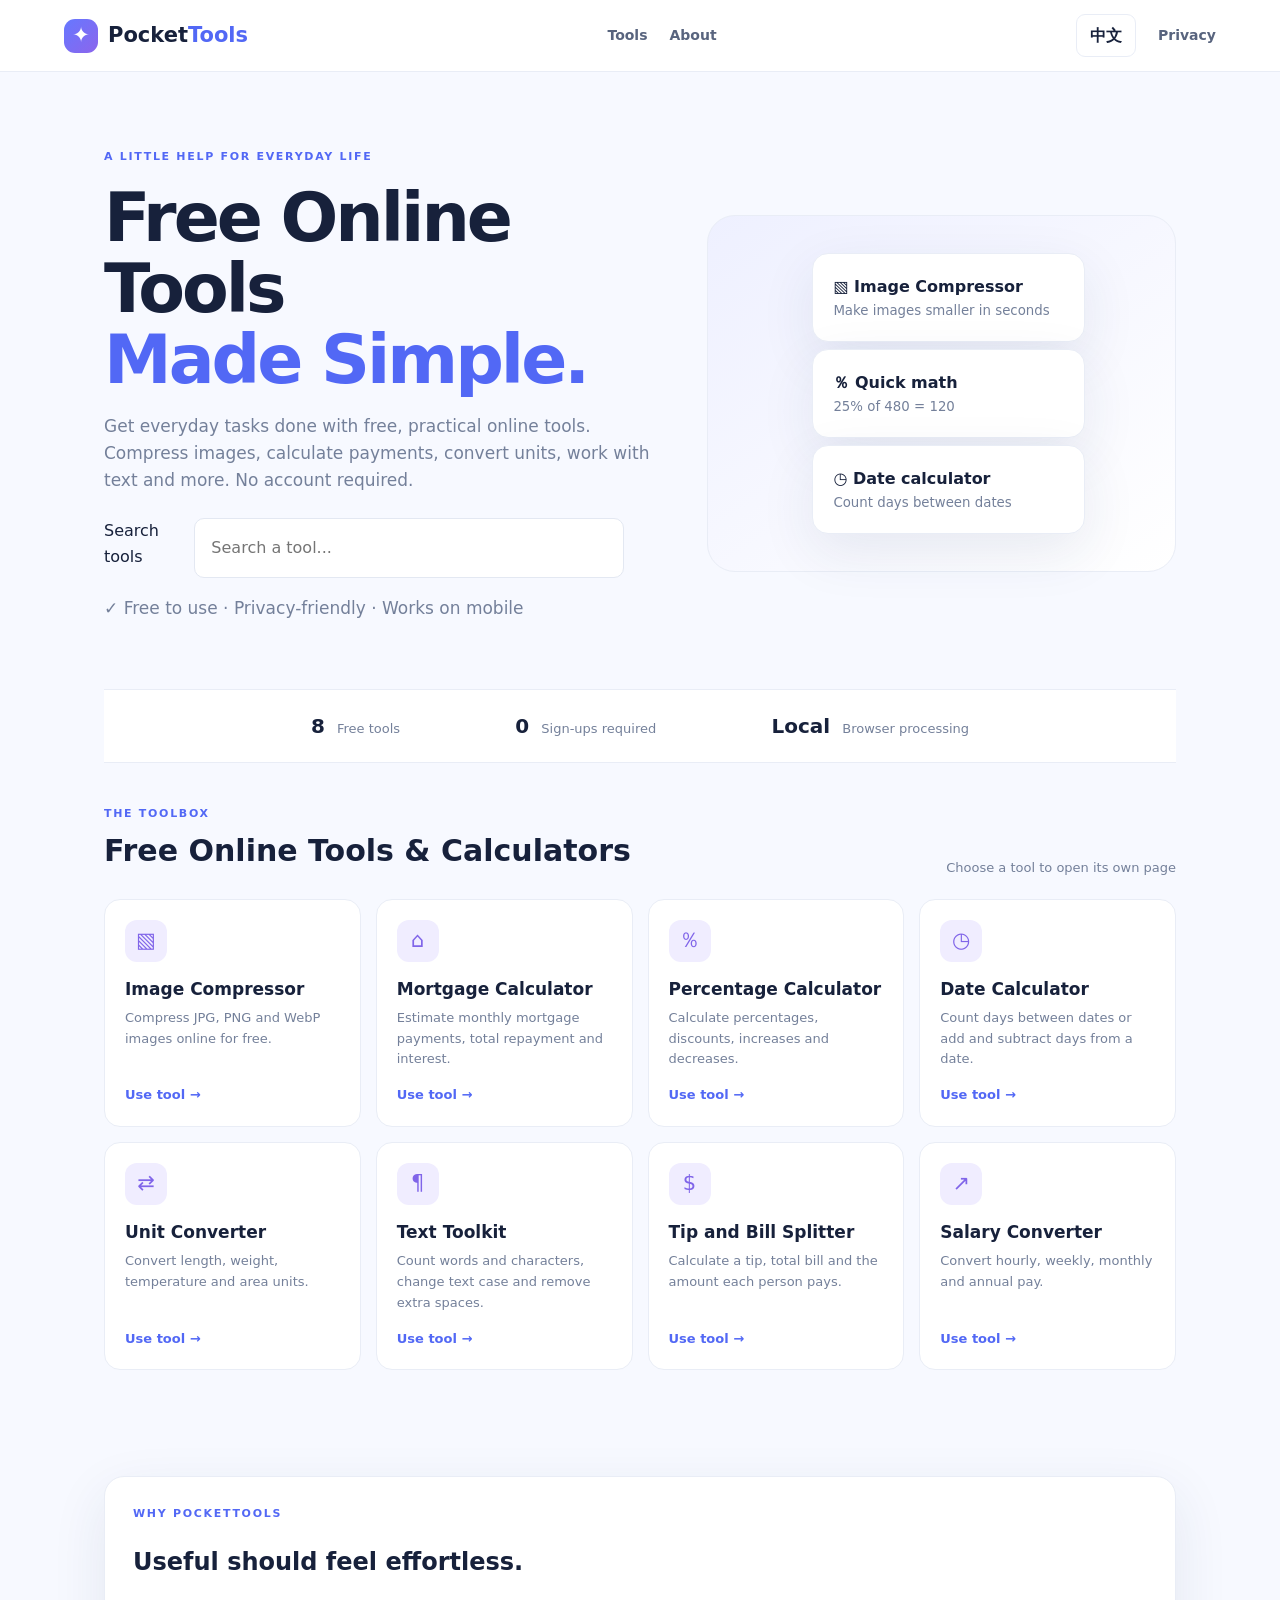
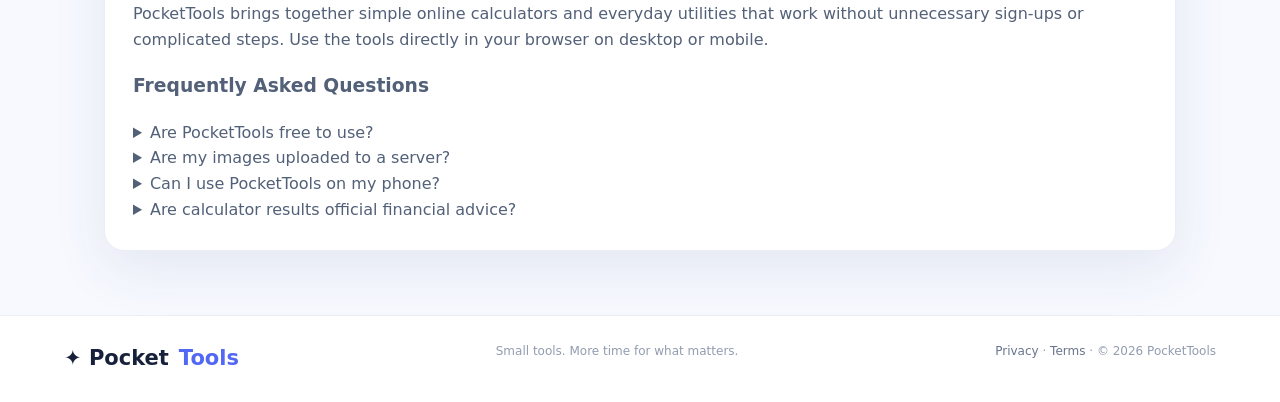
<file: index.html>
<!doctype html>
<html lang="en">
<head>
  <meta charset="utf-8">
  <meta name="viewport" content="width=device-width, initial-scale=1">
  <meta name="theme-color" content="#f7f9ff">
  <meta name="robots" content="index,follow,max-image-preview:large">
  <title>Free Online Tools – Image Compressor & Calculators | PocketTools</title>
  <meta name="description" content="Free online tools for image compression, mortgage and percentage calculators, date calculations, unit conversion, text cleanup, tip splitting and salary conversion. No registration required.">
  <link rel="canonical" href="https://zmjjkk331.github.io/pockettools/">
  <link rel="stylesheet" href="styles.css">
  <link rel="icon" href="assets/favicon.svg" type="image/svg+xml">

  <meta property="og:type" content="website">
  <meta property="og:site_name" content="PocketTools">
  <meta property="og:title" content="Free Online Tools & Calculators | PocketTools">
  <meta property="og:description" content="Simple, free online calculators and everyday tools. Compress images, convert units, calculate dates and more. No account required.">
  <meta property="og:url" content="https://zmjjkk331.github.io/pockettools/">
  <meta property="og:locale" content="en_US">
  <meta name="twitter:card" content="summary">
  <meta name="twitter:title" content="Free Online Tools & Calculators | PocketTools">
  <meta name="twitter:description" content="Free, practical online tools for everyday tasks. No sign-up required.">

  <script type="application/ld+json">
  {
    "@context": "https://schema.org",
    "@type": "WebSite",
    "name": "PocketTools",
    "url": "https://zmjjkk331.github.io/pockettools/",
    "description": "Free online tools and calculators for everyday tasks.",
    "inLanguage": "en"
  }
  </script>
  <script type="application/ld+json">
  {
    "@context": "https://schema.org",
    "@type": "ItemList",
    "name": "Free online tools from PocketTools",
    "itemListElement": [
      {"@type":"ListItem","position":1,"name":"Image Compressor","url":"https://zmjjkk331.github.io/pockettools/image.html"},
      {"@type":"ListItem","position":2,"name":"Mortgage Calculator","url":"https://zmjjkk331.github.io/pockettools/mortgage.html"},
      {"@type":"ListItem","position":3,"name":"Percentage Calculator","url":"https://zmjjkk331.github.io/pockettools/percentage.html"},
      {"@type":"ListItem","position":4,"name":"Date Calculator","url":"https://zmjjkk331.github.io/pockettools/date.html"},
      {"@type":"ListItem","position":5,"name":"Unit Converter","url":"https://zmjjkk331.github.io/pockettools/unit.html"},
      {"@type":"ListItem","position":6,"name":"Text Toolkit","url":"https://zmjjkk331.github.io/pockettools/text.html"},
      {"@type":"ListItem","position":7,"name":"Tip and Bill Splitter","url":"https://zmjjkk331.github.io/pockettools/tip.html"},
      {"@type":"ListItem","position":8,"name":"Salary Converter","url":"https://zmjjkk331.github.io/pockettools/salary.html"}
    ]
  }
  </script>
</head>
<body>
  <header class="topbar">
    <a class="brand" href="index.html" aria-label="PocketTools home">
      <span class="brand-mark" aria-hidden="true">✦</span>
      <span>Pocket<span class="brand-accent">Tools</span></span>
    </a>
    <nav class="desktop-nav" aria-label="Main navigation">
      <a href="#tools">Tools</a>
      <a href="#about">About</a>
    </nav>
    <div class="top-actions">
      <button class="lang-btn" id="langToggle" type="button" aria-label="Switch language">中文</button>
      <a href="privacy.html">Privacy</a>
    </div>
  </header>

  <main class="wrap">
    <section class="hero" aria-labelledby="home-title">
      <div>
        <div class="eyebrow">A LITTLE HELP FOR EVERYDAY LIFE</div>
        <h1 id="home-title">Free Online Tools<br><span style="color:var(--blue)">Made Simple.</span></h1>
        <p>Get everyday tasks done with free, practical online tools. Compress images, calculate payments, convert units, work with text and more. No account required.</p>
        <div class="search">
          <label class="visually-hidden" for="searchInput">Search tools</label>
          <input id="searchInput" type="search" placeholder="Search a tool..." autocomplete="off"
            oninput="document.querySelectorAll('.tool-card').forEach(c=>c.hidden=!(c.innerText+' '+c.dataset.descEn+' '+c.dataset.titleEn).toLowerCase().includes(this.value.toLowerCase()))">
        </div>
        <p class="muted">✓ Free to use · Privacy-friendly · Works on mobile</p>
      </div>
      <div class="hero-art" aria-hidden="true">
        <div>
          <div class="float-card">▧ Image Compressor <small>Make images smaller in seconds</small></div>
          <div class="float-card">％ Quick math <small>25% of 480 = 120</small></div>
          <div class="float-card">◷ Date calculator <small>Count days between dates</small></div>
        </div>
      </div>
    </section>

    <div class="trust-strip" aria-label="Website features">
      <span><strong>8</strong> Free tools</span>
      <span><strong>0</strong> Sign-ups required</span>
      <span><strong>Local</strong> Browser processing</span>
    </div>

    <section class="section" id="tools" aria-labelledby="tools-title">
      <div class="section-heading">
        <div>
          <div class="eyebrow">THE TOOLBOX</div>
          <h2 id="tools-title">Free Online Tools & Calculators</h2>
        </div>
        <span class="muted">Choose a tool to open its own page</span>
      </div>
      <div class="tool-grid">
        <a class="tool-card" href="image.html" data-title-en="Image Compressor" data-title-zh="图片压缩" data-desc-en="Compress images online for free" data-desc-zh="免费在线压缩图片">
          <span class="tool-icon" aria-hidden="true">▧</span><h3>Image Compressor</h3><p>Compress JPG, PNG and WebP images online for free.</p><span class="text-button">Use tool →</span>
        </a>
        <a class="tool-card" href="mortgage.html" data-title-en="Mortgage Calculator" data-title-zh="房贷计算器" data-desc-en="Estimate monthly mortgage payments and total interest" data-desc-zh="估算房贷月供和总利息">
          <span class="tool-icon" aria-hidden="true">⌂</span><h3>Mortgage Calculator</h3><p>Estimate monthly mortgage payments, total repayment and interest.</p><span class="text-button">Use tool →</span>
        </a>
        <a class="tool-card" href="percentage.html" data-title-en="Percentage Calculator" data-title-zh="百分比计算器" data-desc-en="Calculate percentages, discounts and percentage changes" data-desc-zh="计算百分比、折扣和数值变化">
          <span class="tool-icon" aria-hidden="true">％</span><h3>Percentage Calculator</h3><p>Calculate percentages, discounts, increases and decreases.</p><span class="text-button">Use tool →</span>
        </a>
        <a class="tool-card" href="date.html" data-title-en="Date Calculator" data-title-zh="日期计算器" data-desc-en="Calculate days between dates and add or subtract days" data-desc-zh="计算日期间隔及日期推算">
          <span class="tool-icon" aria-hidden="true">◷</span><h3>Date Calculator</h3><p>Count days between dates or add and subtract days from a date.</p><span class="text-button">Use tool →</span>
        </a>
        <a class="tool-card" href="unit.html" data-title-en="Unit Converter" data-title-zh="单位换算" data-desc-en="Convert length, weight, temperature and area units" data-desc-zh="换算长度、重量、温度和面积">
          <span class="tool-icon" aria-hidden="true">⇄</span><h3>Unit Converter</h3><p>Convert length, weight, temperature and area units.</p><span class="text-button">Use tool →</span>
        </a>
        <a class="tool-card" href="text.html" data-title-en="Text Toolkit" data-title-zh="文本工具箱" data-desc-en="Count words and characters and clean text online" data-desc-zh="在线统计字数字符并清理文本">
          <span class="tool-icon" aria-hidden="true">¶</span><h3>Text Toolkit</h3><p>Count words and characters, change text case and remove extra spaces.</p><span class="text-button">Use tool →</span>
        </a>
        <a class="tool-card" href="tip.html" data-title-en="Tip and Bill Splitter" data-title-zh="小费与账单分摊" data-desc-en="Calculate tips and split bills between people" data-desc-zh="计算小费并分摊账单">
          <span class="tool-icon" aria-hidden="true">$</span><h3>Tip and Bill Splitter</h3><p>Calculate a tip, total bill and the amount each person pays.</p><span class="text-button">Use tool →</span>
        </a>
        <a class="tool-card" href="salary.html" data-title-en="Salary Converter" data-title-zh="薪资换算器" data-desc-en="Convert hourly, weekly, monthly and annual salary" data-desc-zh="换算时薪、周薪、月薪和年薪">
          <span class="tool-icon" aria-hidden="true">↗</span><h3>Salary Converter</h3><p>Convert hourly, weekly, monthly and annual pay.</p><span class="text-button">Use tool →</span>
        </a>
      </div>
    </section>

    <section class="section" id="about" aria-labelledby="about-title">
      <div class="content-panel">
        <div class="eyebrow">WHY POCKETTOOLS</div>
        <h2 id="about-title">Useful should feel effortless.</h2>
        <p>PocketTools brings together simple online calculators and everyday utilities that work without unnecessary sign-ups or complicated steps. Use the tools directly in your browser on desktop or mobile.</p>
        <h3>Frequently Asked Questions</h3>
        <details><summary>Are PocketTools free to use?</summary><p>Yes. The tools on this website are free to use.</p></details>
        <details><summary>Are my images uploaded to a server?</summary><p>Image compression runs locally in your browser. Your selected image is not sent to our server by this tool.</p></details>
        <details><summary>Can I use PocketTools on my phone?</summary><p>Yes. The website is designed to work in modern desktop and mobile browsers.</p></details>
        <details><summary>Are calculator results official financial advice?</summary><p>No. Calculator results are estimates for general information and should be independently checked. They are not professional financial advice.</p></details>
      </div>
    </section>
  </main>

  <footer>
    <a class="brand" href="index.html" aria-label="PocketTools home">✦ Pocket<span class="brand-accent">Tools</span></a>
    <span>Small tools. More time for what matters.</span>
    <span><a href="privacy.html">Privacy</a> · <a href="terms.html">Terms</a> · © <span id="year"></span> PocketTools</span>
  </footer>
  <script src="app.js"></script>
</body>
</html>
</file>
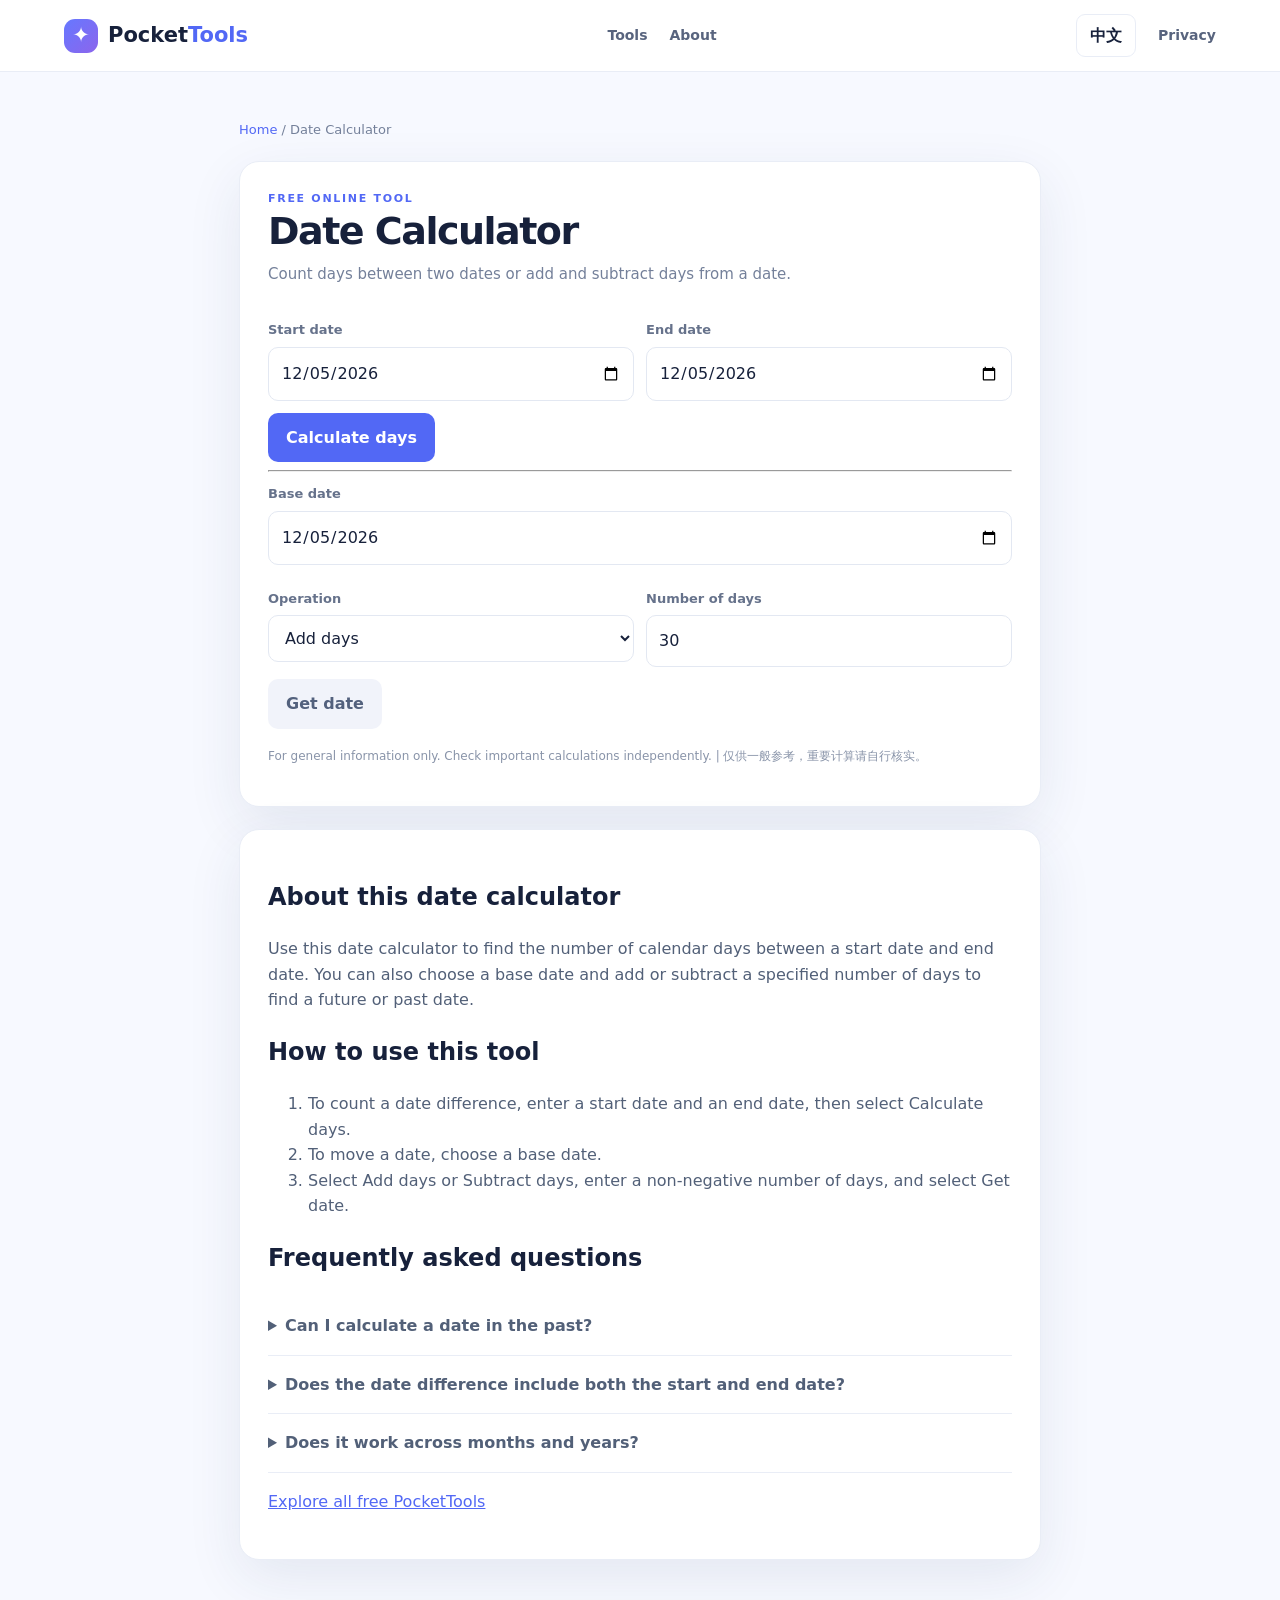
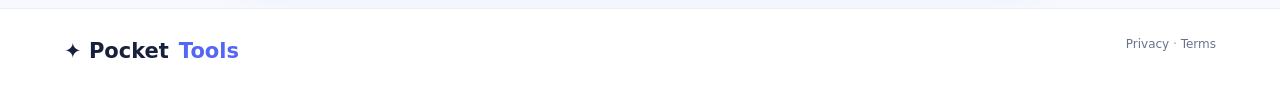
<file: date.html>
<!doctype html>
<html lang="en">
<head>
  <meta charset="utf-8">
  <meta name="viewport" content="width=device-width,initial-scale=1">
  <meta name="theme-color" content="#f7f9ff">
  <title>Free Date Calculator – Days Between Dates & Date Math | PocketTools</title>
  <meta name="description" content="Calculate the number of days between dates, add or subtract days and find important date differences with this free online date calculator.">
  <meta name="robots" content="index,follow,max-image-preview:large">
  <link rel="canonical" href="https://zmjjkk331.github.io/pockettools/date.html">
  <link rel="alternate" hreflang="en" href="https://zmjjkk331.github.io/pockettools/date.html">
  <link rel="alternate" hreflang="zh-CN" href="https://zmjjkk331.github.io/pockettools/date.html">
  <link rel="alternate" hreflang="x-default" href="https://zmjjkk331.github.io/pockettools/date.html">
  <meta property="og:type" content="website">
  <meta property="og:site_name" content="PocketTools">
  <meta property="og:title" content="Free Date Calculator | Days Between Dates &amp; Add or Subtract Days | PocketTools">
  <meta property="og:description" content="Calculate the number of days between two dates, or add and subtract days from a starting date with this free online date calculator.">
  <meta property="og:url" content="https://zmjjkk331.github.io/pockettools/date.html">
  <meta name="twitter:card" content="summary">
  <meta name="twitter:title" content="Free Date Calculator | Days Between Dates &amp; Add or Subtract Days | PocketTools">
  <meta name="twitter:description" content="Calculate the number of days between two dates, or add and subtract days from a starting date with this free online date calculator.">
  <link rel="stylesheet" href="styles.css">
  <link rel="icon" href="assets/favicon.svg" type="image/svg+xml">
  <script type="application/ld+json">{"@context":"https://schema.org","@graph":[{"@type":"WebPage","@id":"https://zmjjkk331.github.io/pockettools/date.html#webpage","url":"https://zmjjkk331.github.io/pockettools/date.html","name":"Free Date Calculator | Days Between Dates & Add or Subtract Days | PocketTools","description":"Calculate the number of days between two dates, or add and subtract days from a starting date with this free online date calculator.","inLanguage":["en","zh-CN"],"isPartOf":{"@id":"https://zmjjkk331.github.io/pockettools/#website"}},{"@type":"WebApplication","name":"Date Calculator - PocketTools","url":"https://zmjjkk331.github.io/pockettools/date.html","applicationCategory":"UtilitiesApplication","operatingSystem":"Any","isAccessibleForFree":true,"description":"Calculate the number of days between two dates, or add and subtract days from a starting date with this free online date calculator.","offers":{"@type":"Offer","price":"0","priceCurrency":"USD"}},{"@type":"BreadcrumbList","itemListElement":[{"@type":"ListItem","position":1,"name":"Home","item":"https://zmjjkk331.github.io/pockettools/"},{"@type":"ListItem","position":2,"name":"Date Calculator","item":"https://zmjjkk331.github.io/pockettools/date.html"}]},{"@type":"FAQPage","mainEntity":[{"@type":"Question","name":"Can I calculate a date in the past?","acceptedAnswer":{"@type":"Answer","text":"Yes. Choose Subtract days and enter the number of days to move backward."}},{"@type":"Question","name":"Does the date difference include both the start and end date?","acceptedAnswer":{"@type":"Answer","text":"The displayed difference is the elapsed number of days between the two dates; it is not an inclusive count of both endpoints."}},{"@type":"Question","name":"Does it work across months and years?","acceptedAnswer":{"@type":"Answer","text":"Yes. The browser date functions handle month and year boundaries."}}]}]}</script>
</head>
<body data-tool="date">
<header class="topbar">
  <a class="brand" href="index.html"><span class="brand-mark">✦</span><span>Pocket<span class="brand-accent">Tools</span></span></a>
  <nav class="desktop-nav"><a href="index.html#tools">Tools</a><a href="index.html#about">About</a></nav>
  <div class="top-actions"><button class="lang-btn" id="langToggle">中文</button><a href="privacy.html">Privacy</a></div>
</header>
<main class="tool-layout" data-tool="date">
  <div class="breadcrumbs"><a href="index.html">Home</a> / Date Calculator</div>
  <section class="tool-panel">
    <div class="eyebrow">FREE ONLINE TOOL</div>
    <h1 id="toolTitle">Date Calculator</h1>
    <h1 id="toolTitleZh" hidden>日期计算器</h1>
    <p class="intro" id="toolDesc">Calculate days between dates and add or subtract days</p>
    <p class="intro" id="toolDescZh" hidden>Calculate days between dates and add or subtract days</p>
    <div id="toolForm"></div>
    <p class="notice">For general information only. Check important calculations independently. | 仅供一般参考，重要计算请自行核实。</p>
  </section>
  <section class="content-panel">
    <h2>About this date calculator</h2>
    <p>Use this date calculator to find the number of calendar days between a start date and end date. You can also choose a base date and add or subtract a specified number of days to find a future or past date.</p>
    <h2>How to use this tool</h2>
    <ol><li>To count a date difference, enter a start date and an end date, then select Calculate days.</li>
<li>To move a date, choose a base date.</li>
<li>Select Add days or Subtract days, enter a non-negative number of days, and select Get date.</li></ol>
    <h2>Frequently asked questions</h2>
    <div class="faq"><details><summary>Can I calculate a date in the past?</summary><p>Yes. Choose Subtract days and enter the number of days to move backward.</p></details>
<details><summary>Does the date difference include both the start and end date?</summary><p>The displayed difference is the elapsed number of days between the two dates; it is not an inclusive count of both endpoints.</p></details>
<details><summary>Does it work across months and years?</summary><p>Yes. The browser date functions handle month and year boundaries.</p></details></div>
    <p><a href="index.html#tools">Explore all free PocketTools</a></p>
  </section>
</main>
<footer>
  <a class="brand" href="index.html">✦ Pocket<span class="brand-accent">Tools</span></a>
  <span><a href="privacy.html">Privacy</a> · <a href="terms.html">Terms</a></span>
</footer>
<script src="app.js"></script>
</body>
</html>
</file>
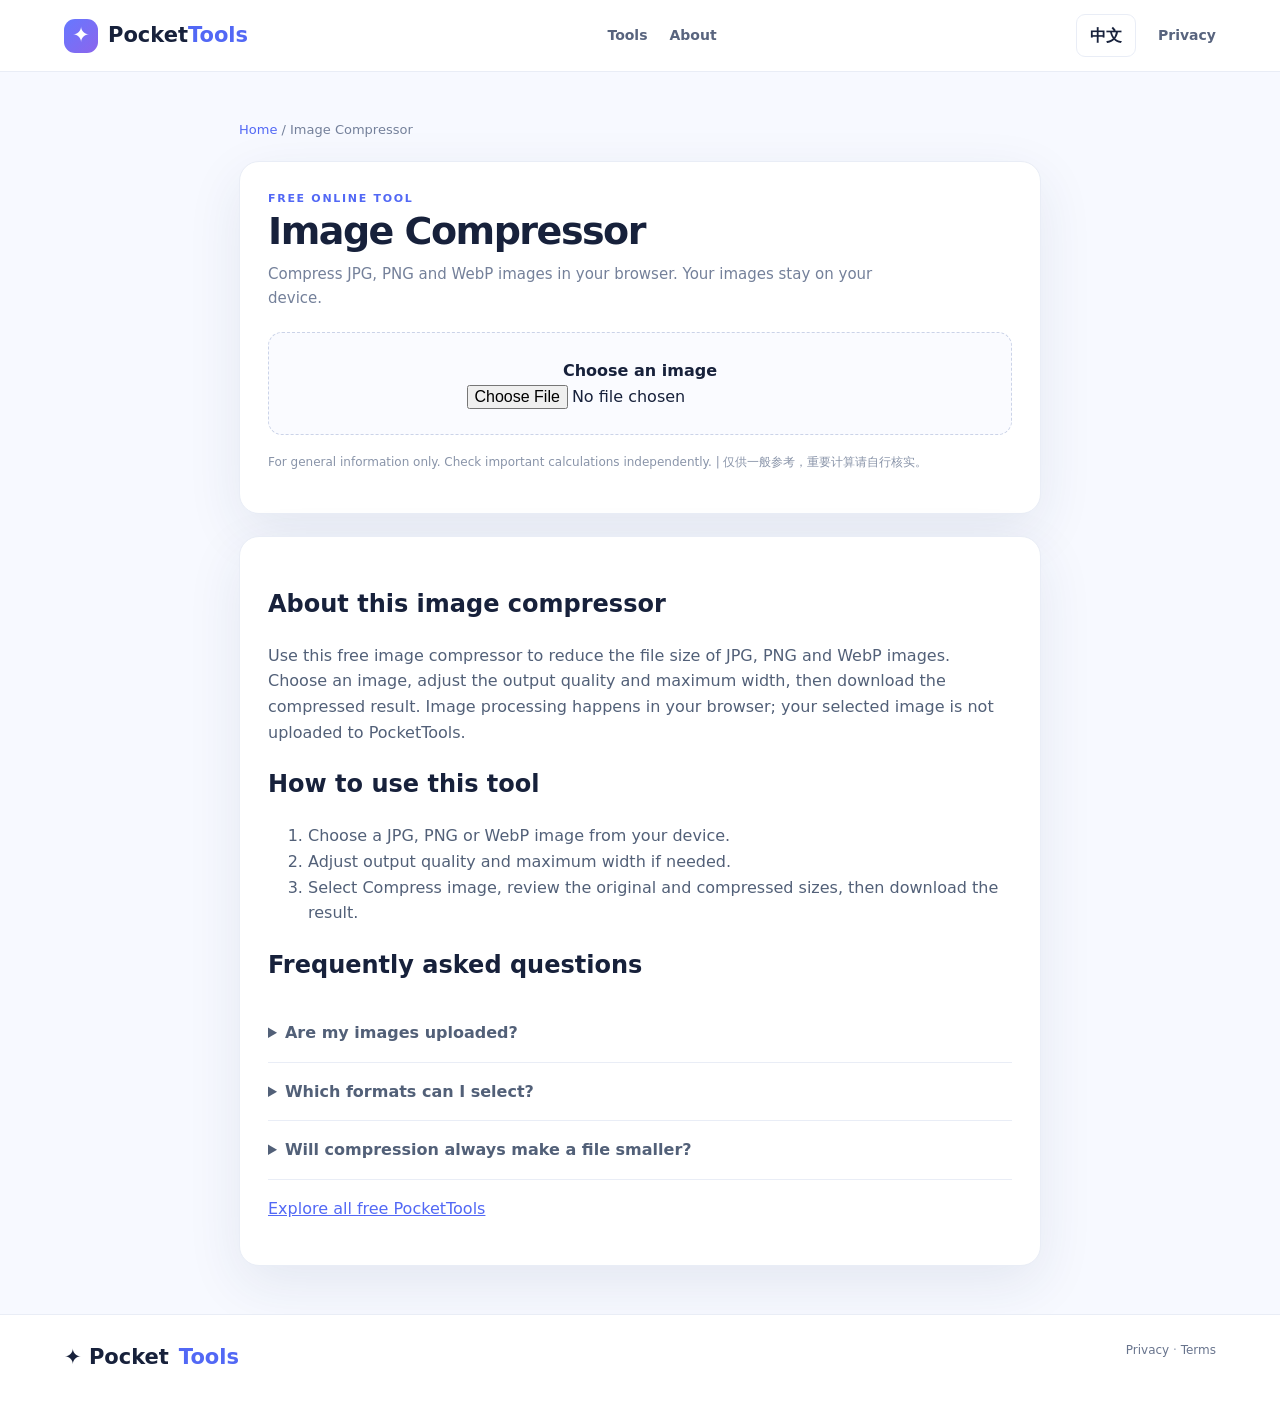
<file: image.html>
<!doctype html>
<html lang="en">
<head>
  <meta charset="utf-8">
  <meta name="viewport" content="width=device-width,initial-scale=1">
  <meta name="theme-color" content="#f7f9ff">
  <title>Free Image Compressor Online – Compress JPG, PNG & WebP | PocketTools</title>
  <meta name="description" content="Compress JPG, PNG and WebP images online for free. Reduce image file size while maintaining quality. No upload to a server or registration required.">
  <meta name="robots" content="index,follow,max-image-preview:large">
  <link rel="canonical" href="https://zmjjkk331.github.io/pockettools/image.html">
  <link rel="alternate" hreflang="en" href="https://zmjjkk331.github.io/pockettools/image.html">
  <link rel="alternate" hreflang="zh-CN" href="https://zmjjkk331.github.io/pockettools/image.html">
  <link rel="alternate" hreflang="x-default" href="https://zmjjkk331.github.io/pockettools/image.html">
  <meta property="og:type" content="website">
  <meta property="og:site_name" content="PocketTools">
  <meta property="og:title" content="Free Image Compressor Online | JPG, PNG &amp; WebP | PocketTools">
  <meta property="og:description" content="Compress JPG, PNG and WebP images online for free. Adjust image quality and width, preview file size savings, and download the compressed image. Images stay on your device.">
  <meta property="og:url" content="https://zmjjkk331.github.io/pockettools/image.html">
  <meta name="twitter:card" content="summary">
  <meta name="twitter:title" content="Free Image Compressor Online | JPG, PNG &amp; WebP | PocketTools">
  <meta name="twitter:description" content="Compress JPG, PNG and WebP images online for free. Adjust image quality and width, preview file size savings, and download the compressed image. Images stay on your device.">
  <link rel="stylesheet" href="styles.css">
  <link rel="icon" href="assets/favicon.svg" type="image/svg+xml">
  <script type="application/ld+json">{"@context":"https://schema.org","@graph":[{"@type":"WebPage","@id":"https://zmjjkk331.github.io/pockettools/image.html#webpage","url":"https://zmjjkk331.github.io/pockettools/image.html","name":"Free Image Compressor Online | JPG, PNG & WebP | PocketTools","description":"Compress JPG, PNG and WebP images online for free. Adjust image quality and width, preview file size savings, and download the compressed image. Images stay on your device.","inLanguage":["en","zh-CN"],"isPartOf":{"@id":"https://zmjjkk331.github.io/pockettools/#website"}},{"@type":"WebApplication","name":"Image Compressor - PocketTools","url":"https://zmjjkk331.github.io/pockettools/image.html","applicationCategory":"UtilitiesApplication","operatingSystem":"Any","isAccessibleForFree":true,"description":"Compress JPG, PNG and WebP images online for free. Adjust image quality and width, preview file size savings, and download the compressed image. Images stay on your device.","offers":{"@type":"Offer","price":"0","priceCurrency":"USD"}},{"@type":"BreadcrumbList","itemListElement":[{"@type":"ListItem","position":1,"name":"Home","item":"https://zmjjkk331.github.io/pockettools/"},{"@type":"ListItem","position":2,"name":"Image Compressor","item":"https://zmjjkk331.github.io/pockettools/image.html"}]},{"@type":"FAQPage","mainEntity":[{"@type":"Question","name":"Are my images uploaded?","acceptedAnswer":{"@type":"Answer","text":"No. The image is processed locally in your browser and is not sent to PocketTools."}},{"@type":"Question","name":"Which formats can I select?","acceptedAnswer":{"@type":"Answer","text":"The file picker accepts image files. The compressed download is saved as a JPEG image."}},{"@type":"Question","name":"Will compression always make a file smaller?","acceptedAnswer":{"@type":"Answer","text":"Not always. The result depends on the original format, dimensions and selected quality."}}]}]}</script>
</head>
<body data-tool="image">
<header class="topbar">
  <a class="brand" href="index.html"><span class="brand-mark">✦</span><span>Pocket<span class="brand-accent">Tools</span></span></a>
  <nav class="desktop-nav"><a href="index.html#tools">Tools</a><a href="index.html#about">About</a></nav>
  <div class="top-actions"><button class="lang-btn" id="langToggle">中文</button><a href="privacy.html">Privacy</a></div>
</header>
<main class="tool-layout" data-tool="image">
  <div class="breadcrumbs"><a href="index.html">Home</a> / Image Compressor</div>
  <section class="tool-panel">
    <div class="eyebrow">FREE ONLINE TOOL</div>
    <h1 id="toolTitle">Image Compressor</h1>
    <h1 id="toolTitleZh" hidden>图片压缩</h1>
    <p class="intro" id="toolDesc">Compress JPG, PNG and WebP images in your browser. Your images stay on your device.</p>
    <p class="intro" id="toolDescZh" hidden>Compress JPG, PNG and WebP images in your browser. Your images stay on your device.</p>
    <div id="toolForm"></div>
    <p class="notice">For general information only. Check important calculations independently. | 仅供一般参考，重要计算请自行核实。</p>
  </section>
  <section class="content-panel">
    <h2>About this image compressor</h2>
    <p>Use this free image compressor to reduce the file size of JPG, PNG and WebP images. Choose an image, adjust the output quality and maximum width, then download the compressed result. Image processing happens in your browser; your selected image is not uploaded to PocketTools.</p>
    <h2>How to use this tool</h2>
    <ol><li>Choose a JPG, PNG or WebP image from your device.</li>
<li>Adjust output quality and maximum width if needed.</li>
<li>Select Compress image, review the original and compressed sizes, then download the result.</li></ol>
    <h2>Frequently asked questions</h2>
    <div class="faq"><details><summary>Are my images uploaded?</summary><p>No. The image is processed locally in your browser and is not sent to PocketTools.</p></details>
<details><summary>Which formats can I select?</summary><p>The file picker accepts image files. The compressed download is saved as a JPEG image.</p></details>
<details><summary>Will compression always make a file smaller?</summary><p>Not always. The result depends on the original format, dimensions and selected quality.</p></details></div>
    <p><a href="index.html#tools">Explore all free PocketTools</a></p>
  </section>
</main>
<footer>
  <a class="brand" href="index.html">✦ Pocket<span class="brand-accent">Tools</span></a>
  <span><a href="privacy.html">Privacy</a> · <a href="terms.html">Terms</a></span>
</footer>
<script src="app.js"></script>
</body>
</html>
</file>
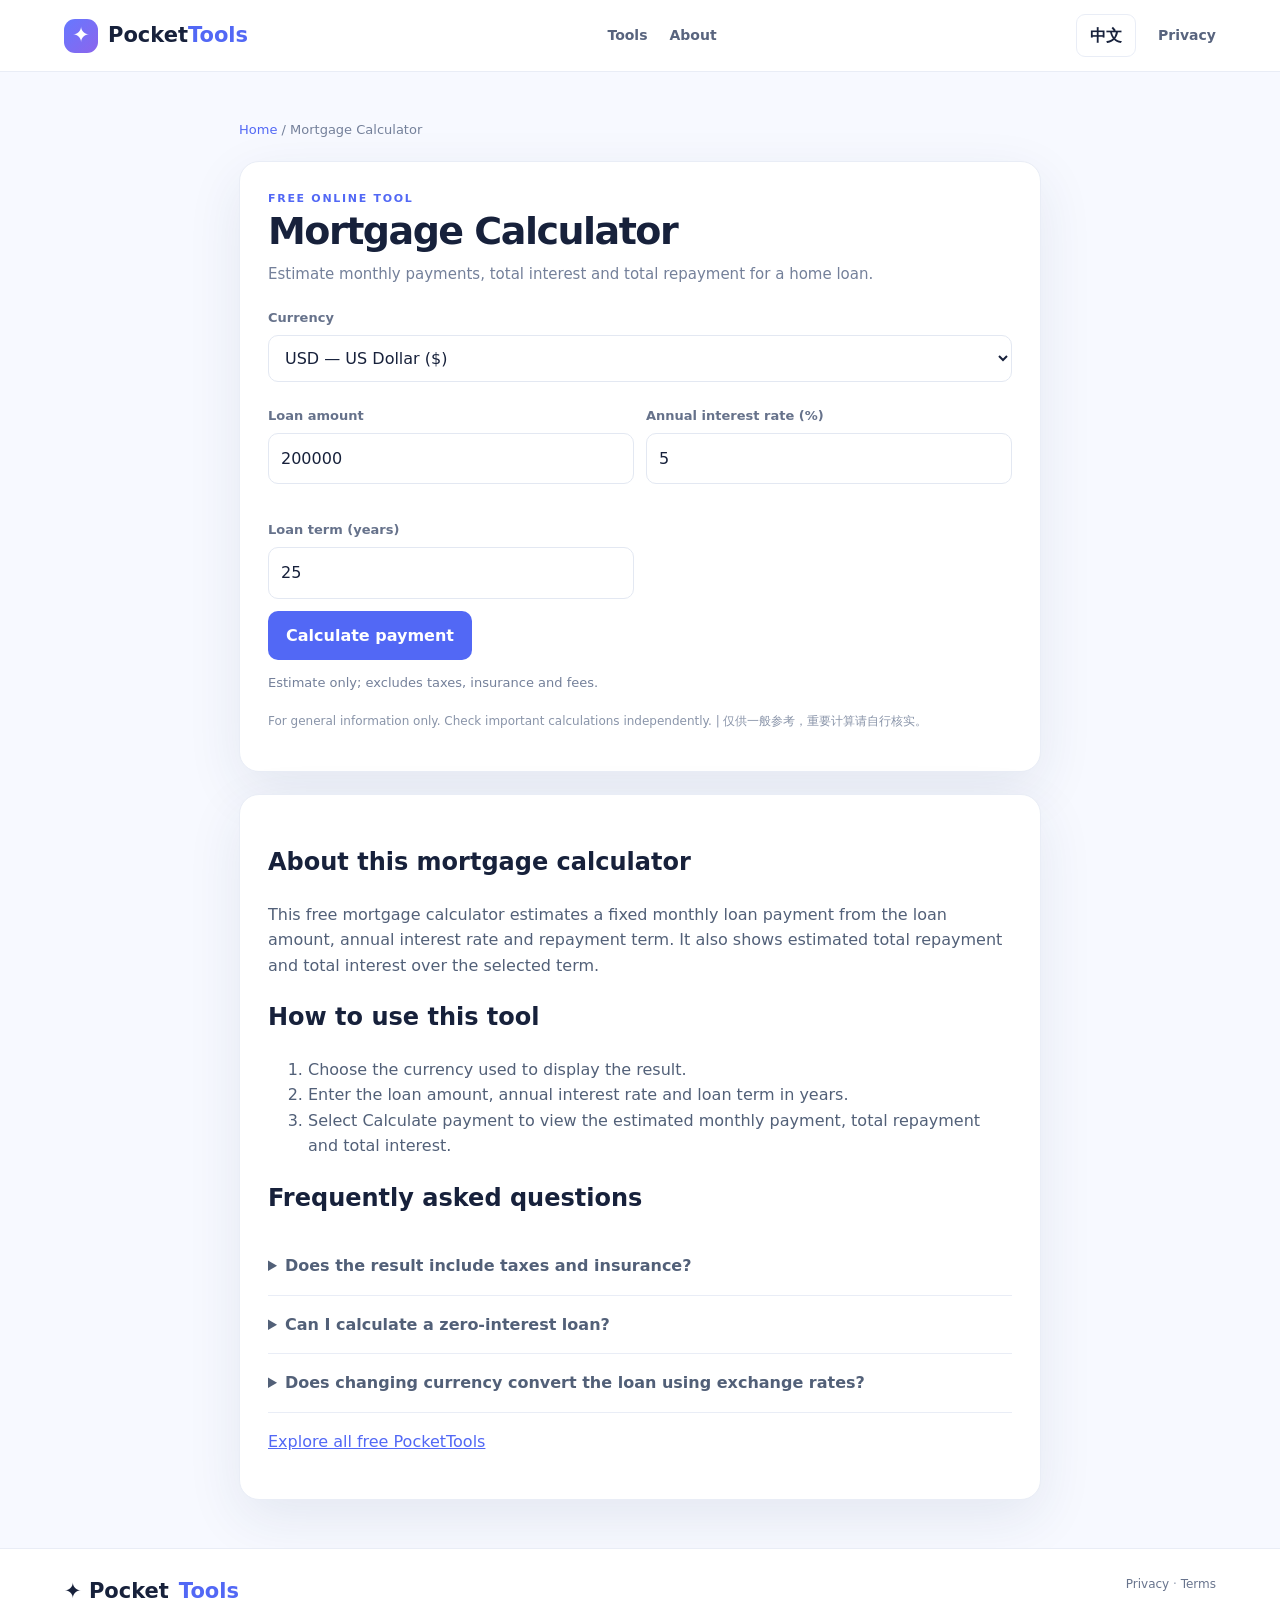
<file: mortgage.html>
<!doctype html>
<html lang="en">
<head>
  <meta charset="utf-8">
  <meta name="viewport" content="width=device-width,initial-scale=1">
  <meta name="theme-color" content="#f7f9ff">
  <title>Free Mortgage Calculator – Monthly Payment & Interest | PocketTools</title>
  <meta name="description" content="Calculate monthly mortgage payments, total interest and loan costs with this free online mortgage calculator. Simple, fast and easy to use.">
  <meta name="robots" content="index,follow,max-image-preview:large">
  <link rel="canonical" href="https://zmjjkk331.github.io/pockettools/mortgage.html">
  <link rel="alternate" hreflang="en" href="https://zmjjkk331.github.io/pockettools/mortgage.html">
  <link rel="alternate" hreflang="zh-CN" href="https://zmjjkk331.github.io/pockettools/mortgage.html">
  <link rel="alternate" hreflang="x-default" href="https://zmjjkk331.github.io/pockettools/mortgage.html">
  <meta property="og:type" content="website">
  <meta property="og:site_name" content="PocketTools">
  <meta property="og:title" content="Free Mortgage Calculator | Monthly Payment &amp; Interest | PocketTools">
  <meta property="og:description" content="Estimate monthly mortgage payments, total repayment and total interest with this free online mortgage calculator. Enter loan amount, annual interest rate and loan term.">
  <meta property="og:url" content="https://zmjjkk331.github.io/pockettools/mortgage.html">
  <meta name="twitter:card" content="summary">
  <meta name="twitter:title" content="Free Mortgage Calculator | Monthly Payment &amp; Interest | PocketTools">
  <meta name="twitter:description" content="Estimate monthly mortgage payments, total repayment and total interest with this free online mortgage calculator. Enter loan amount, annual interest rate and loan term.">
  <link rel="stylesheet" href="styles.css">
  <link rel="icon" href="assets/favicon.svg" type="image/svg+xml">
  <script type="application/ld+json">{"@context":"https://schema.org","@graph":[{"@type":"WebPage","@id":"https://zmjjkk331.github.io/pockettools/mortgage.html#webpage","url":"https://zmjjkk331.github.io/pockettools/mortgage.html","name":"Free Mortgage Calculator | Monthly Payment & Interest | PocketTools","description":"Estimate monthly mortgage payments, total repayment and total interest with this free online mortgage calculator. Enter loan amount, annual interest rate and loan term.","inLanguage":["en","zh-CN"],"isPartOf":{"@id":"https://zmjjkk331.github.io/pockettools/#website"}},{"@type":"WebApplication","name":"Mortgage Calculator - PocketTools","url":"https://zmjjkk331.github.io/pockettools/mortgage.html","applicationCategory":"UtilitiesApplication","operatingSystem":"Any","isAccessibleForFree":true,"description":"Estimate monthly mortgage payments, total repayment and total interest with this free online mortgage calculator. Enter loan amount, annual interest rate and loan term.","offers":{"@type":"Offer","price":"0","priceCurrency":"USD"}},{"@type":"BreadcrumbList","itemListElement":[{"@type":"ListItem","position":1,"name":"Home","item":"https://zmjjkk331.github.io/pockettools/"},{"@type":"ListItem","position":2,"name":"Mortgage Calculator","item":"https://zmjjkk331.github.io/pockettools/mortgage.html"}]},{"@type":"FAQPage","mainEntity":[{"@type":"Question","name":"Does the result include taxes and insurance?","acceptedAnswer":{"@type":"Answer","text":"No. The estimate excludes property taxes, insurance, lender fees and other costs."}},{"@type":"Question","name":"Can I calculate a zero-interest loan?","acceptedAnswer":{"@type":"Answer","text":"Yes. The calculator handles a zero annual interest rate."}},{"@type":"Question","name":"Does changing currency convert the loan using exchange rates?","acceptedAnswer":{"@type":"Answer","text":"No. The currency selector changes the display format only; it does not perform foreign-exchange conversion."}}]}]}</script>
</head>
<body data-tool="mortgage">
<header class="topbar">
  <a class="brand" href="index.html"><span class="brand-mark">✦</span><span>Pocket<span class="brand-accent">Tools</span></span></a>
  <nav class="desktop-nav"><a href="index.html#tools">Tools</a><a href="index.html#about">About</a></nav>
  <div class="top-actions"><button class="lang-btn" id="langToggle">中文</button><a href="privacy.html">Privacy</a></div>
</header>
<main class="tool-layout" data-tool="mortgage">
  <div class="breadcrumbs"><a href="index.html">Home</a> / Mortgage Calculator</div>
  <section class="tool-panel">
    <div class="eyebrow">FREE ONLINE TOOL</div>
    <h1 id="toolTitle">Mortgage Calculator</h1>
    <h1 id="toolTitleZh" hidden>房贷计算器</h1>
    <p class="intro" id="toolDesc">Estimate monthly mortgage payments and total interest</p>
    <p class="intro" id="toolDescZh" hidden>Estimate monthly mortgage payments and total interest</p>
    <div id="toolForm"></div>
    <p class="notice">For general information only. Check important calculations independently. | 仅供一般参考，重要计算请自行核实。</p>
  </section>
  <section class="content-panel">
    <h2>About this mortgage calculator</h2>
    <p>This free mortgage calculator estimates a fixed monthly loan payment from the loan amount, annual interest rate and repayment term. It also shows estimated total repayment and total interest over the selected term.</p>
    <h2>How to use this tool</h2>
    <ol><li>Choose the currency used to display the result.</li>
<li>Enter the loan amount, annual interest rate and loan term in years.</li>
<li>Select Calculate payment to view the estimated monthly payment, total repayment and total interest.</li></ol>
    <h2>Frequently asked questions</h2>
    <div class="faq"><details><summary>Does the result include taxes and insurance?</summary><p>No. The estimate excludes property taxes, insurance, lender fees and other costs.</p></details>
<details><summary>Can I calculate a zero-interest loan?</summary><p>Yes. The calculator handles a zero annual interest rate.</p></details>
<details><summary>Does changing currency convert the loan using exchange rates?</summary><p>No. The currency selector changes the display format only; it does not perform foreign-exchange conversion.</p></details></div>
    <p><a href="index.html#tools">Explore all free PocketTools</a></p>
  </section>
</main>
<footer>
  <a class="brand" href="index.html">✦ Pocket<span class="brand-accent">Tools</span></a>
  <span><a href="privacy.html">Privacy</a> · <a href="terms.html">Terms</a></span>
</footer>
<script src="app.js"></script>
</body>
</html>
</file>
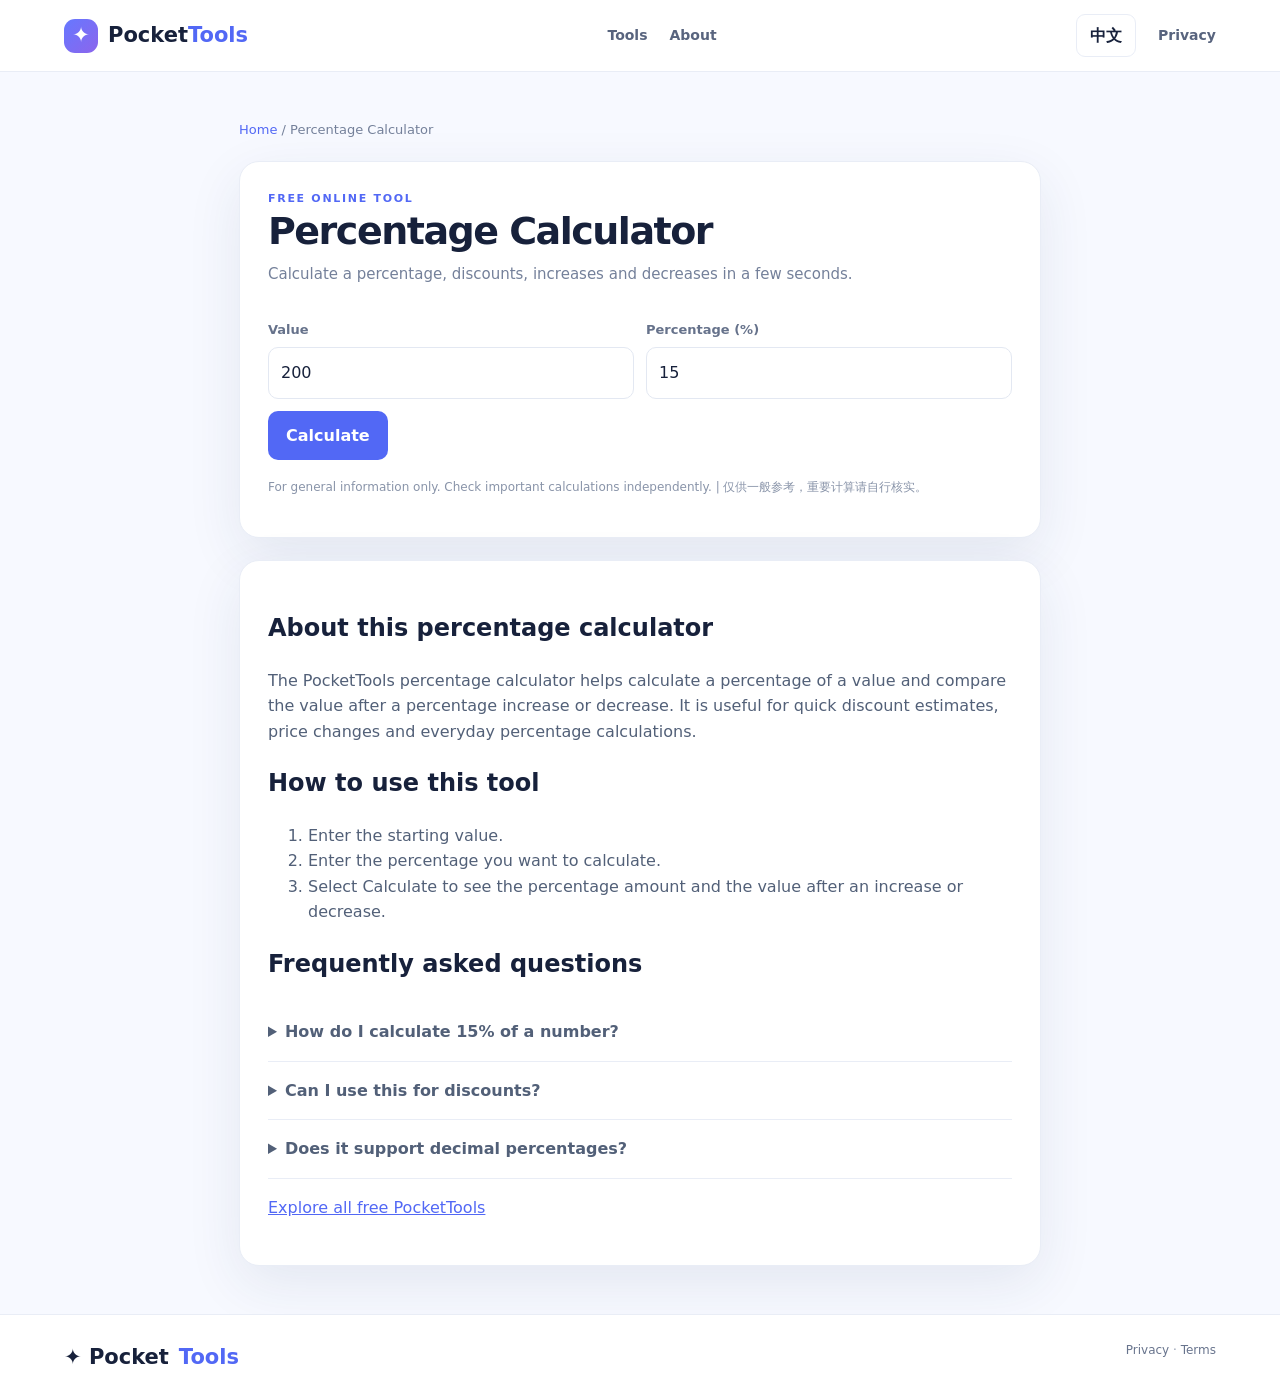
<file: percentage.html>
<!doctype html>
<html lang="en">
<head>
  <meta charset="utf-8">
  <meta name="viewport" content="width=device-width,initial-scale=1">
  <meta name="theme-color" content="#f7f9ff">
  <title>Free Percentage Calculator – Calculate Percentages Online | PocketTools</title>
  <meta name="description" content="Calculate percentages, percentage increases, decreases and differences instantly with this free online percentage calculator.">
  <meta name="robots" content="index,follow,max-image-preview:large">
  <link rel="canonical" href="https://zmjjkk331.github.io/pockettools/percentage.html">
  <link rel="alternate" hreflang="en" href="https://zmjjkk331.github.io/pockettools/percentage.html">
  <link rel="alternate" hreflang="zh-CN" href="https://zmjjkk331.github.io/pockettools/percentage.html">
  <link rel="alternate" hreflang="x-default" href="https://zmjjkk331.github.io/pockettools/percentage.html">
  <meta property="og:type" content="website">
  <meta property="og:site_name" content="PocketTools">
  <meta property="og:title" content="Free Percentage Calculator | Discounts &amp; Percentage Change | PocketTools">
  <meta property="og:description" content="Calculate percentages, discounts, increases and decreases instantly with this free online percentage calculator. Enter a value and percentage to see the results.">
  <meta property="og:url" content="https://zmjjkk331.github.io/pockettools/percentage.html">
  <meta name="twitter:card" content="summary">
  <meta name="twitter:title" content="Free Percentage Calculator | Discounts &amp; Percentage Change | PocketTools">
  <meta name="twitter:description" content="Calculate percentages, discounts, increases and decreases instantly with this free online percentage calculator. Enter a value and percentage to see the results.">
  <link rel="stylesheet" href="styles.css">
  <link rel="icon" href="assets/favicon.svg" type="image/svg+xml">
  <script type="application/ld+json">{"@context":"https://schema.org","@graph":[{"@type":"WebPage","@id":"https://zmjjkk331.github.io/pockettools/percentage.html#webpage","url":"https://zmjjkk331.github.io/pockettools/percentage.html","name":"Free Percentage Calculator | Discounts & Percentage Change | PocketTools","description":"Calculate percentages, discounts, increases and decreases instantly with this free online percentage calculator. Enter a value and percentage to see the results.","inLanguage":["en","zh-CN"],"isPartOf":{"@id":"https://zmjjkk331.github.io/pockettools/#website"}},{"@type":"WebApplication","name":"Percentage Calculator - PocketTools","url":"https://zmjjkk331.github.io/pockettools/percentage.html","applicationCategory":"UtilitiesApplication","operatingSystem":"Any","isAccessibleForFree":true,"description":"Calculate percentages, discounts, increases and decreases instantly with this free online percentage calculator. Enter a value and percentage to see the results.","offers":{"@type":"Offer","price":"0","priceCurrency":"USD"}},{"@type":"BreadcrumbList","itemListElement":[{"@type":"ListItem","position":1,"name":"Home","item":"https://zmjjkk331.github.io/pockettools/"},{"@type":"ListItem","position":2,"name":"Percentage Calculator","item":"https://zmjjkk331.github.io/pockettools/percentage.html"}]},{"@type":"FAQPage","mainEntity":[{"@type":"Question","name":"How do I calculate 15% of a number?","acceptedAnswer":{"@type":"Answer","text":"Enter the number as Value and enter 15 as Percentage, then select Calculate."}},{"@type":"Question","name":"Can I use this for discounts?","acceptedAnswer":{"@type":"Answer","text":"Yes. The result includes the value after a percentage decrease, which can help estimate a discounted price."}},{"@type":"Question","name":"Does it support decimal percentages?","acceptedAnswer":{"@type":"Answer","text":"Yes. You can enter decimal values and percentages."}}]}]}</script>
</head>
<body data-tool="percentage">
<header class="topbar">
  <a class="brand" href="index.html"><span class="brand-mark">✦</span><span>Pocket<span class="brand-accent">Tools</span></span></a>
  <nav class="desktop-nav"><a href="index.html#tools">Tools</a><a href="index.html#about">About</a></nav>
  <div class="top-actions"><button class="lang-btn" id="langToggle">中文</button><a href="privacy.html">Privacy</a></div>
</header>
<main class="tool-layout" data-tool="percentage">
  <div class="breadcrumbs"><a href="index.html">Home</a> / Percentage Calculator</div>
  <section class="tool-panel">
    <div class="eyebrow">FREE ONLINE TOOL</div>
    <h1 id="toolTitle">Percentage Calculator</h1>
    <h1 id="toolTitleZh" hidden>百分比计算器</h1>
    <p class="intro" id="toolDesc">Calculate percentages, discounts and percentage changes</p>
    <p class="intro" id="toolDescZh" hidden>Calculate percentages, discounts and percentage changes</p>
    <div id="toolForm"></div>
    <p class="notice">For general information only. Check important calculations independently. | 仅供一般参考，重要计算请自行核实。</p>
  </section>
  <section class="content-panel">
    <h2>About this percentage calculator</h2>
    <p>The PocketTools percentage calculator helps calculate a percentage of a value and compare the value after a percentage increase or decrease. It is useful for quick discount estimates, price changes and everyday percentage calculations.</p>
    <h2>How to use this tool</h2>
    <ol><li>Enter the starting value.</li>
<li>Enter the percentage you want to calculate.</li>
<li>Select Calculate to see the percentage amount and the value after an increase or decrease.</li></ol>
    <h2>Frequently asked questions</h2>
    <div class="faq"><details><summary>How do I calculate 15% of a number?</summary><p>Enter the number as Value and enter 15 as Percentage, then select Calculate.</p></details>
<details><summary>Can I use this for discounts?</summary><p>Yes. The result includes the value after a percentage decrease, which can help estimate a discounted price.</p></details>
<details><summary>Does it support decimal percentages?</summary><p>Yes. You can enter decimal values and percentages.</p></details></div>
    <p><a href="index.html#tools">Explore all free PocketTools</a></p>
  </section>
</main>
<footer>
  <a class="brand" href="index.html">✦ Pocket<span class="brand-accent">Tools</span></a>
  <span><a href="privacy.html">Privacy</a> · <a href="terms.html">Terms</a></span>
</footer>
<script src="app.js"></script>
</body>
</html>
</file>
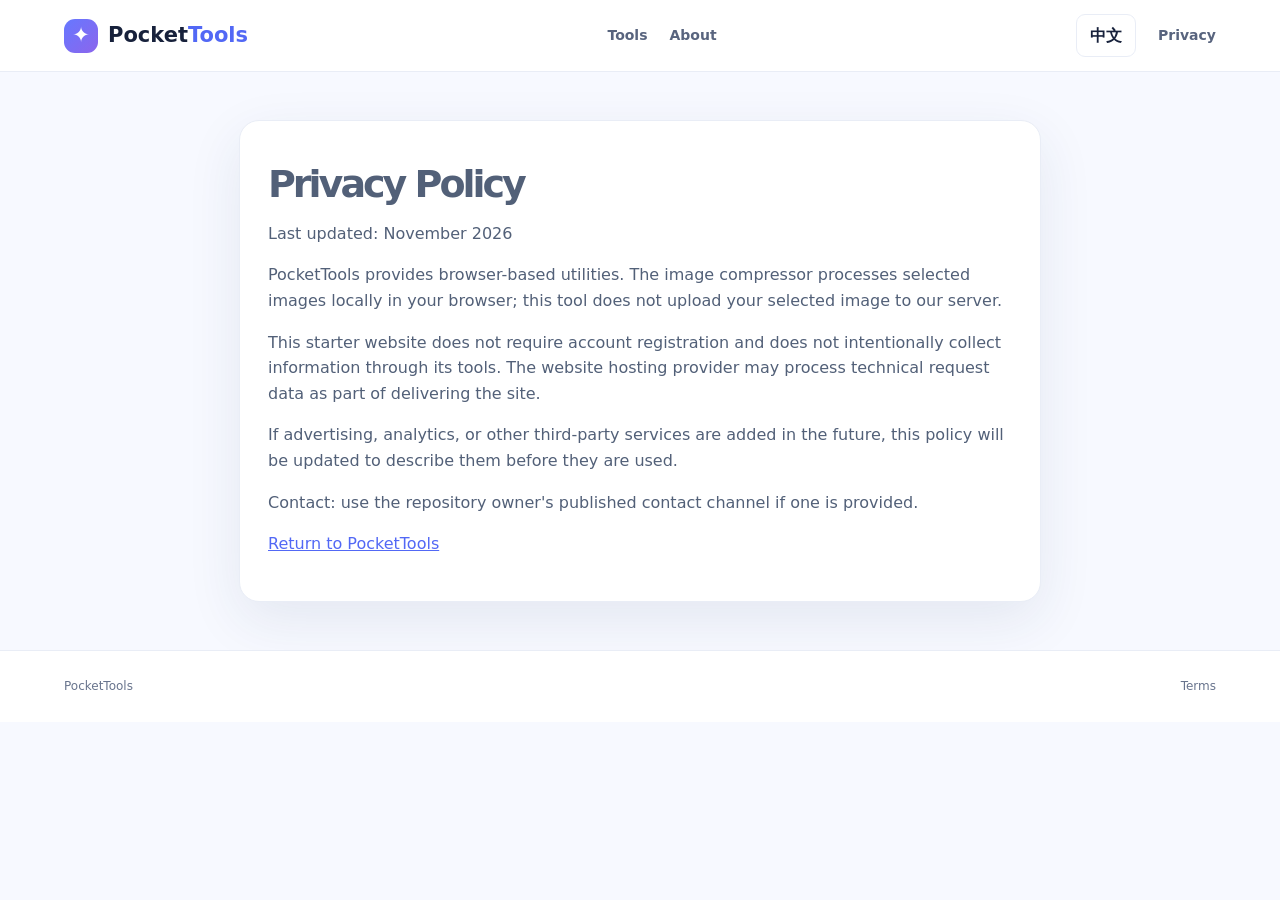
<file: privacy.html>
<!doctype html><html lang="en"><head><meta charset="utf-8"><meta name="viewport" content="width=device-width,initial-scale=1"><meta name="theme-color" content="#f7f9ff"><title>PocketTools — Free Online Tools</title><meta name="description" content="Free, practical online calculators and tools for everyday tasks. No account required."><link rel="stylesheet" href="styles.css"><link rel="icon" href="assets/favicon.svg" type="image/svg+xml"></head><body><header class="topbar"><a class="brand" href="index.html"><span class="brand-mark">✦</span><span>Pocket<span class="brand-accent">Tools</span></span></a><nav class="desktop-nav"><a href="index.html#tools">Tools</a><a href="index.html#about">About</a></nav><div class="top-actions"><button class="lang-btn" id="langToggle">中文</button><a href="privacy.html">Privacy</a></div></header><main class="tool-layout"><section class="content-panel"><h1 style="font-size:38px">Privacy Policy</h1><p>Last updated: November 2026</p><p>PocketTools provides browser-based utilities. The image compressor processes selected images locally in your browser; this tool does not upload your selected image to our server.</p><p>This starter website does not require account registration and does not intentionally collect information through its tools. The website hosting provider may process technical request data as part of delivering the site.</p><p>If advertising, analytics, or other third-party services are added in the future, this policy will be updated to describe them before they are used.</p><p>Contact: use the repository owner's published contact channel if one is provided.</p><p><a href="index.html">Return to PocketTools</a></p></section></main><footer><a href="index.html">PocketTools</a><a href="terms.html">Terms</a></footer></body></html>
</file>
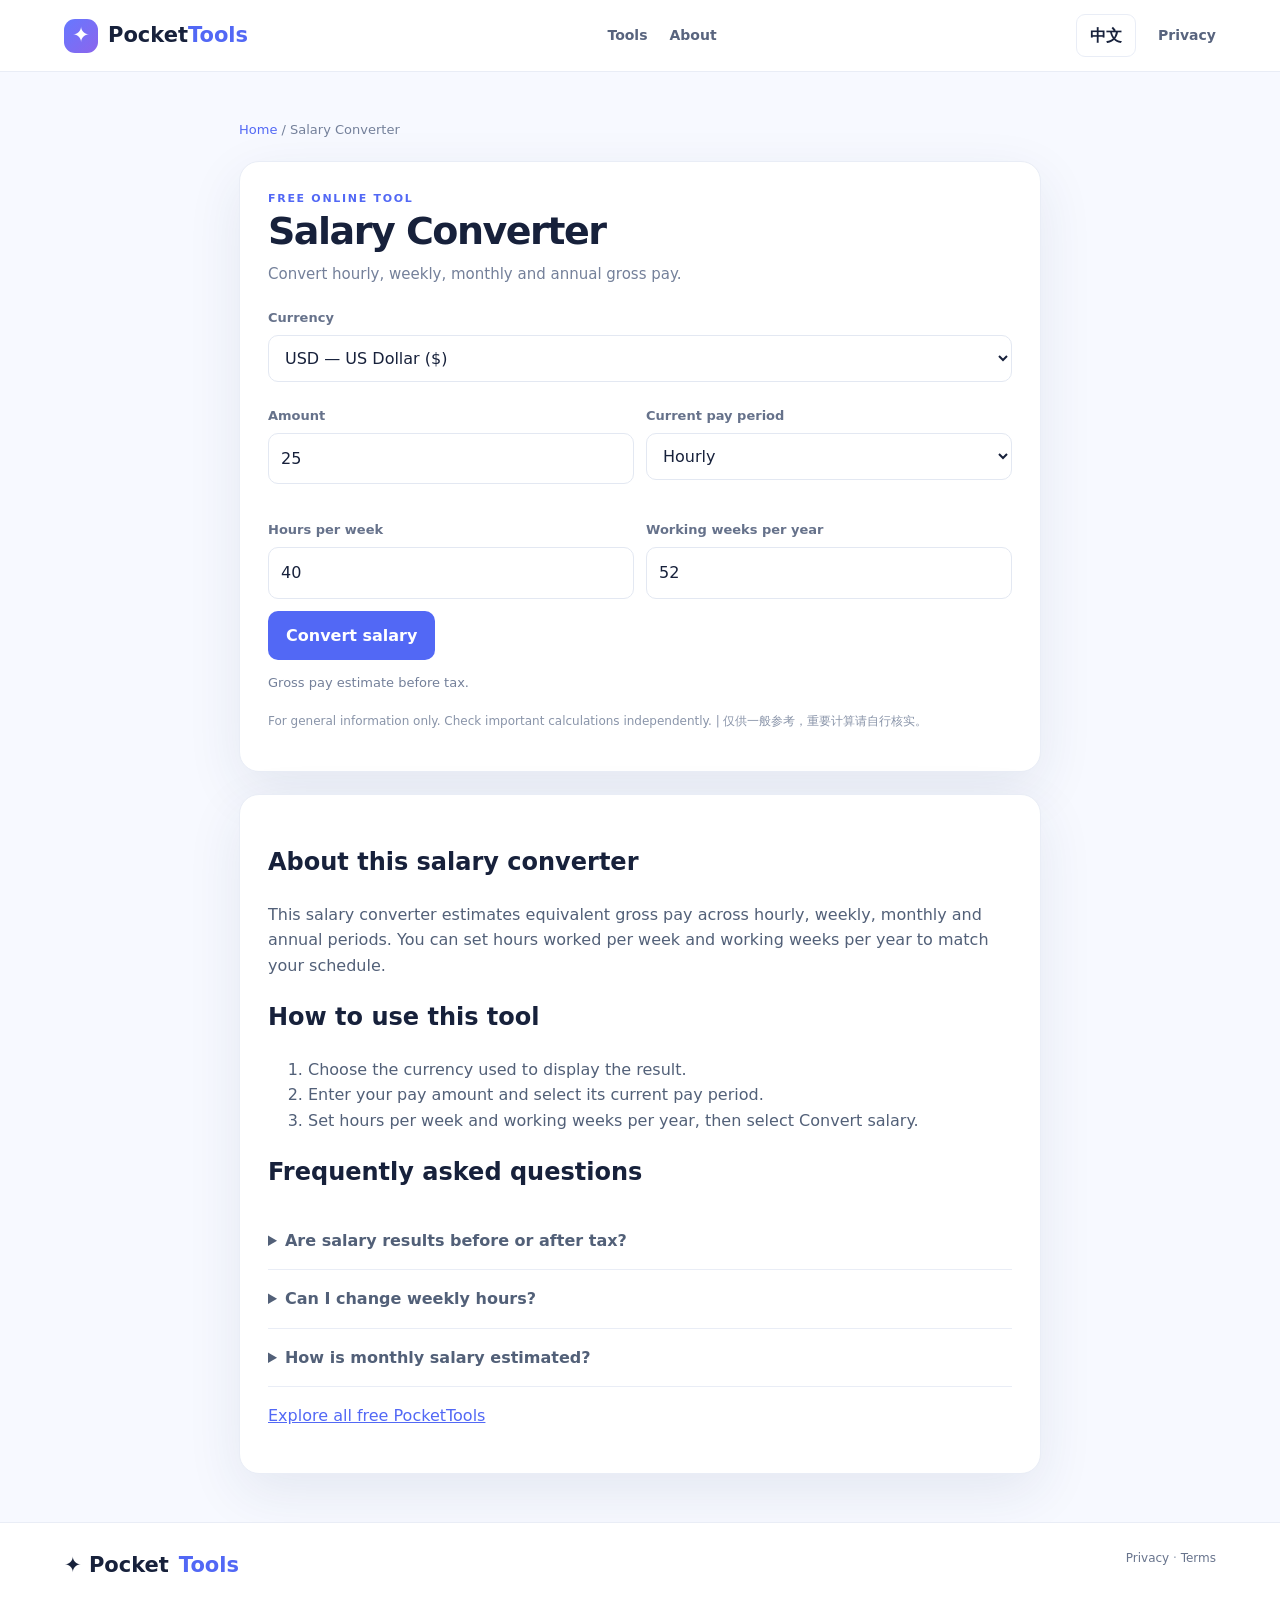
<file: salary.html>
<!doctype html>
<html lang="en">
<head>
  <meta charset="utf-8">
  <meta name="viewport" content="width=device-width,initial-scale=1">
  <meta name="theme-color" content="#f7f9ff">
  <title>Free Salary Calculator – Convert Hourly, Monthly & Annual Pay | PocketTools</title>
  <meta name="description" content="Convert salary between hourly, daily, weekly, monthly and annual pay with this free online salary calculator.">
  <meta name="robots" content="index,follow,max-image-preview:large">
  <link rel="canonical" href="https://zmjjkk331.github.io/pockettools/salary.html">
  <link rel="alternate" hreflang="en" href="https://zmjjkk331.github.io/pockettools/salary.html">
  <link rel="alternate" hreflang="zh-CN" href="https://zmjjkk331.github.io/pockettools/salary.html">
  <link rel="alternate" hreflang="x-default" href="https://zmjjkk331.github.io/pockettools/salary.html">
  <meta property="og:type" content="website">
  <meta property="og:site_name" content="PocketTools">
  <meta property="og:title" content="Free Salary Converter | Hourly, Weekly, Monthly &amp; Annual Pay | PocketTools">
  <meta property="og:description" content="Convert gross pay between hourly, weekly, monthly and annual salary. Set working hours per week and working weeks per year with this free salary calculator.">
  <meta property="og:url" content="https://zmjjkk331.github.io/pockettools/salary.html">
  <meta name="twitter:card" content="summary">
  <meta name="twitter:title" content="Free Salary Converter | Hourly, Weekly, Monthly &amp; Annual Pay | PocketTools">
  <meta name="twitter:description" content="Convert gross pay between hourly, weekly, monthly and annual salary. Set working hours per week and working weeks per year with this free salary calculator.">
  <link rel="stylesheet" href="styles.css">
  <link rel="icon" href="assets/favicon.svg" type="image/svg+xml">
  <script type="application/ld+json">{"@context":"https://schema.org","@graph":[{"@type":"WebPage","@id":"https://zmjjkk331.github.io/pockettools/salary.html#webpage","url":"https://zmjjkk331.github.io/pockettools/salary.html","name":"Free Salary Converter | Hourly, Weekly, Monthly & Annual Pay | PocketTools","description":"Convert gross pay between hourly, weekly, monthly and annual salary. Set working hours per week and working weeks per year with this free salary calculator.","inLanguage":["en","zh-CN"],"isPartOf":{"@id":"https://zmjjkk331.github.io/pockettools/#website"}},{"@type":"WebApplication","name":"Salary Converter - PocketTools","url":"https://zmjjkk331.github.io/pockettools/salary.html","applicationCategory":"UtilitiesApplication","operatingSystem":"Any","isAccessibleForFree":true,"description":"Convert gross pay between hourly, weekly, monthly and annual salary. Set working hours per week and working weeks per year with this free salary calculator.","offers":{"@type":"Offer","price":"0","priceCurrency":"USD"}},{"@type":"BreadcrumbList","itemListElement":[{"@type":"ListItem","position":1,"name":"Home","item":"https://zmjjkk331.github.io/pockettools/"},{"@type":"ListItem","position":2,"name":"Salary Converter","item":"https://zmjjkk331.github.io/pockettools/salary.html"}]},{"@type":"FAQPage","mainEntity":[{"@type":"Question","name":"Are salary results before or after tax?","acceptedAnswer":{"@type":"Answer","text":"The calculator estimates gross pay before taxes and deductions."}},{"@type":"Question","name":"Can I change weekly hours?","acceptedAnswer":{"@type":"Answer","text":"Yes. Enter your usual working hours per week."}},{"@type":"Question","name":"How is monthly salary estimated?","acceptedAnswer":{"@type":"Answer","text":"Annual gross pay is divided by 12 to estimate monthly gross pay."}}]}]}</script>
</head>
<body data-tool="salary">
<header class="topbar">
  <a class="brand" href="index.html"><span class="brand-mark">✦</span><span>Pocket<span class="brand-accent">Tools</span></span></a>
  <nav class="desktop-nav"><a href="index.html#tools">Tools</a><a href="index.html#about">About</a></nav>
  <div class="top-actions"><button class="lang-btn" id="langToggle">中文</button><a href="privacy.html">Privacy</a></div>
</header>
<main class="tool-layout" data-tool="salary">
  <div class="breadcrumbs"><a href="index.html">Home</a> / Salary Converter</div>
  <section class="tool-panel">
    <div class="eyebrow">FREE ONLINE TOOL</div>
    <h1 id="toolTitle">Salary Converter</h1>
    <h1 id="toolTitleZh" hidden>薪资换算器</h1>
    <p class="intro" id="toolDesc">Convert hourly, weekly, monthly and annual salary</p>
    <p class="intro" id="toolDescZh" hidden>Convert hourly, weekly, monthly and annual salary</p>
    <div id="toolForm"></div>
    <p class="notice">For general information only. Check important calculations independently. | 仅供一般参考，重要计算请自行核实。</p>
  </section>
  <section class="content-panel">
    <h2>About this salary converter</h2>
    <p>This salary converter estimates equivalent gross pay across hourly, weekly, monthly and annual periods. You can set hours worked per week and working weeks per year to match your schedule.</p>
    <h2>How to use this tool</h2>
    <ol><li>Choose the currency used to display the result.</li>
<li>Enter your pay amount and select its current pay period.</li>
<li>Set hours per week and working weeks per year, then select Convert salary.</li></ol>
    <h2>Frequently asked questions</h2>
    <div class="faq"><details><summary>Are salary results before or after tax?</summary><p>The calculator estimates gross pay before taxes and deductions.</p></details>
<details><summary>Can I change weekly hours?</summary><p>Yes. Enter your usual working hours per week.</p></details>
<details><summary>How is monthly salary estimated?</summary><p>Annual gross pay is divided by 12 to estimate monthly gross pay.</p></details></div>
    <p><a href="index.html#tools">Explore all free PocketTools</a></p>
  </section>
</main>
<footer>
  <a class="brand" href="index.html">✦ Pocket<span class="brand-accent">Tools</span></a>
  <span><a href="privacy.html">Privacy</a> · <a href="terms.html">Terms</a></span>
</footer>
<script src="app.js"></script>
</body>
</html>
</file>
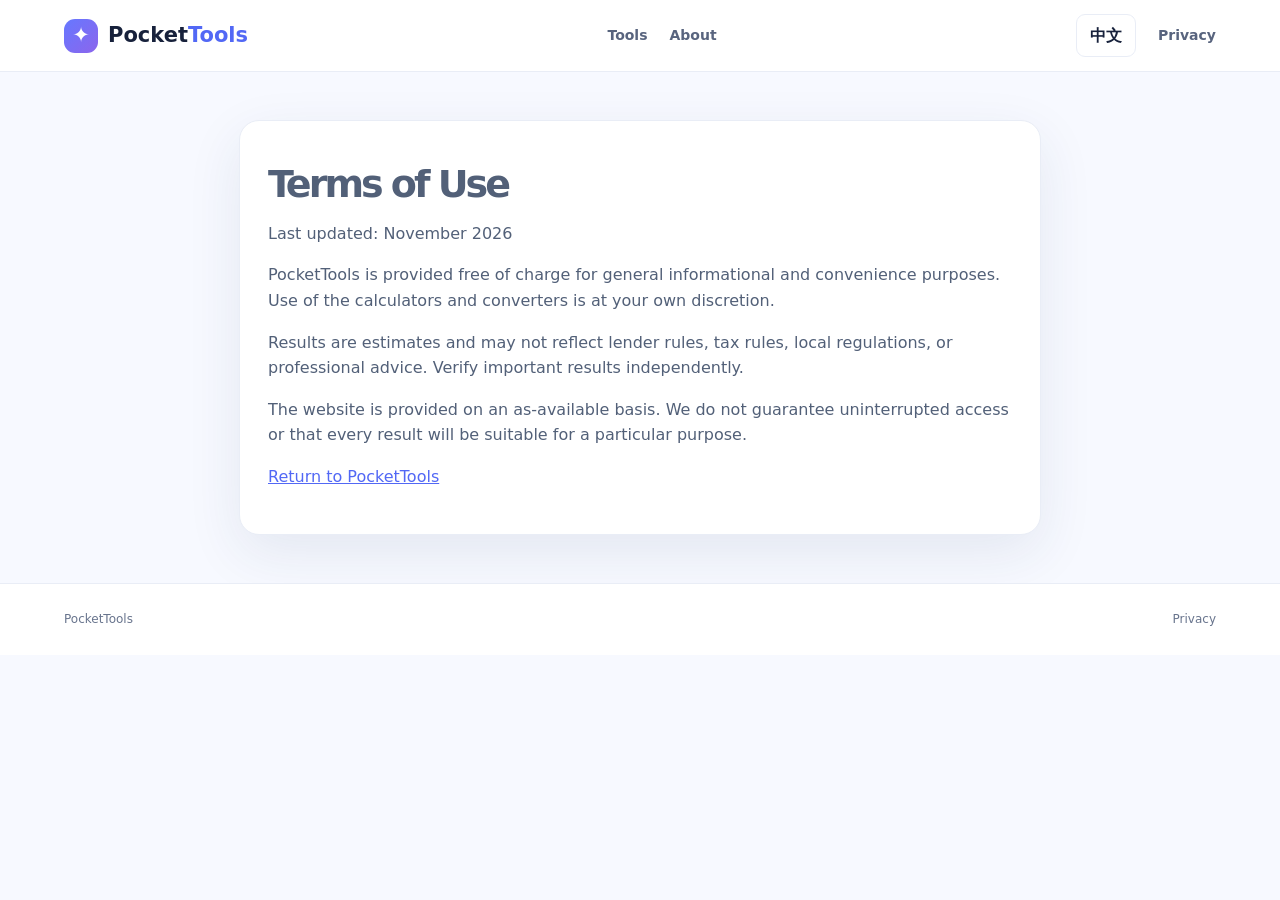
<file: terms.html>
<!doctype html><html lang="en"><head><meta charset="utf-8"><meta name="viewport" content="width=device-width,initial-scale=1"><meta name="theme-color" content="#f7f9ff"><title>PocketTools — Free Online Tools</title><meta name="description" content="Free, practical online calculators and tools for everyday tasks. No account required."><link rel="stylesheet" href="styles.css"><link rel="icon" href="assets/favicon.svg" type="image/svg+xml"></head><body><header class="topbar"><a class="brand" href="index.html"><span class="brand-mark">✦</span><span>Pocket<span class="brand-accent">Tools</span></span></a><nav class="desktop-nav"><a href="index.html#tools">Tools</a><a href="index.html#about">About</a></nav><div class="top-actions"><button class="lang-btn" id="langToggle">中文</button><a href="privacy.html">Privacy</a></div></header><main class="tool-layout"><section class="content-panel"><h1 style="font-size:38px">Terms of Use</h1><p>Last updated: November 2026</p><p>PocketTools is provided free of charge for general informational and convenience purposes. Use of the calculators and converters is at your own discretion.</p><p>Results are estimates and may not reflect lender rules, tax rules, local regulations, or professional advice. Verify important results independently.</p><p>The website is provided on an as-available basis. We do not guarantee uninterrupted access or that every result will be suitable for a particular purpose.</p><p><a href="index.html">Return to PocketTools</a></p></section></main><footer><a href="index.html">PocketTools</a><a href="privacy.html">Privacy</a></footer></body></html>
</file>
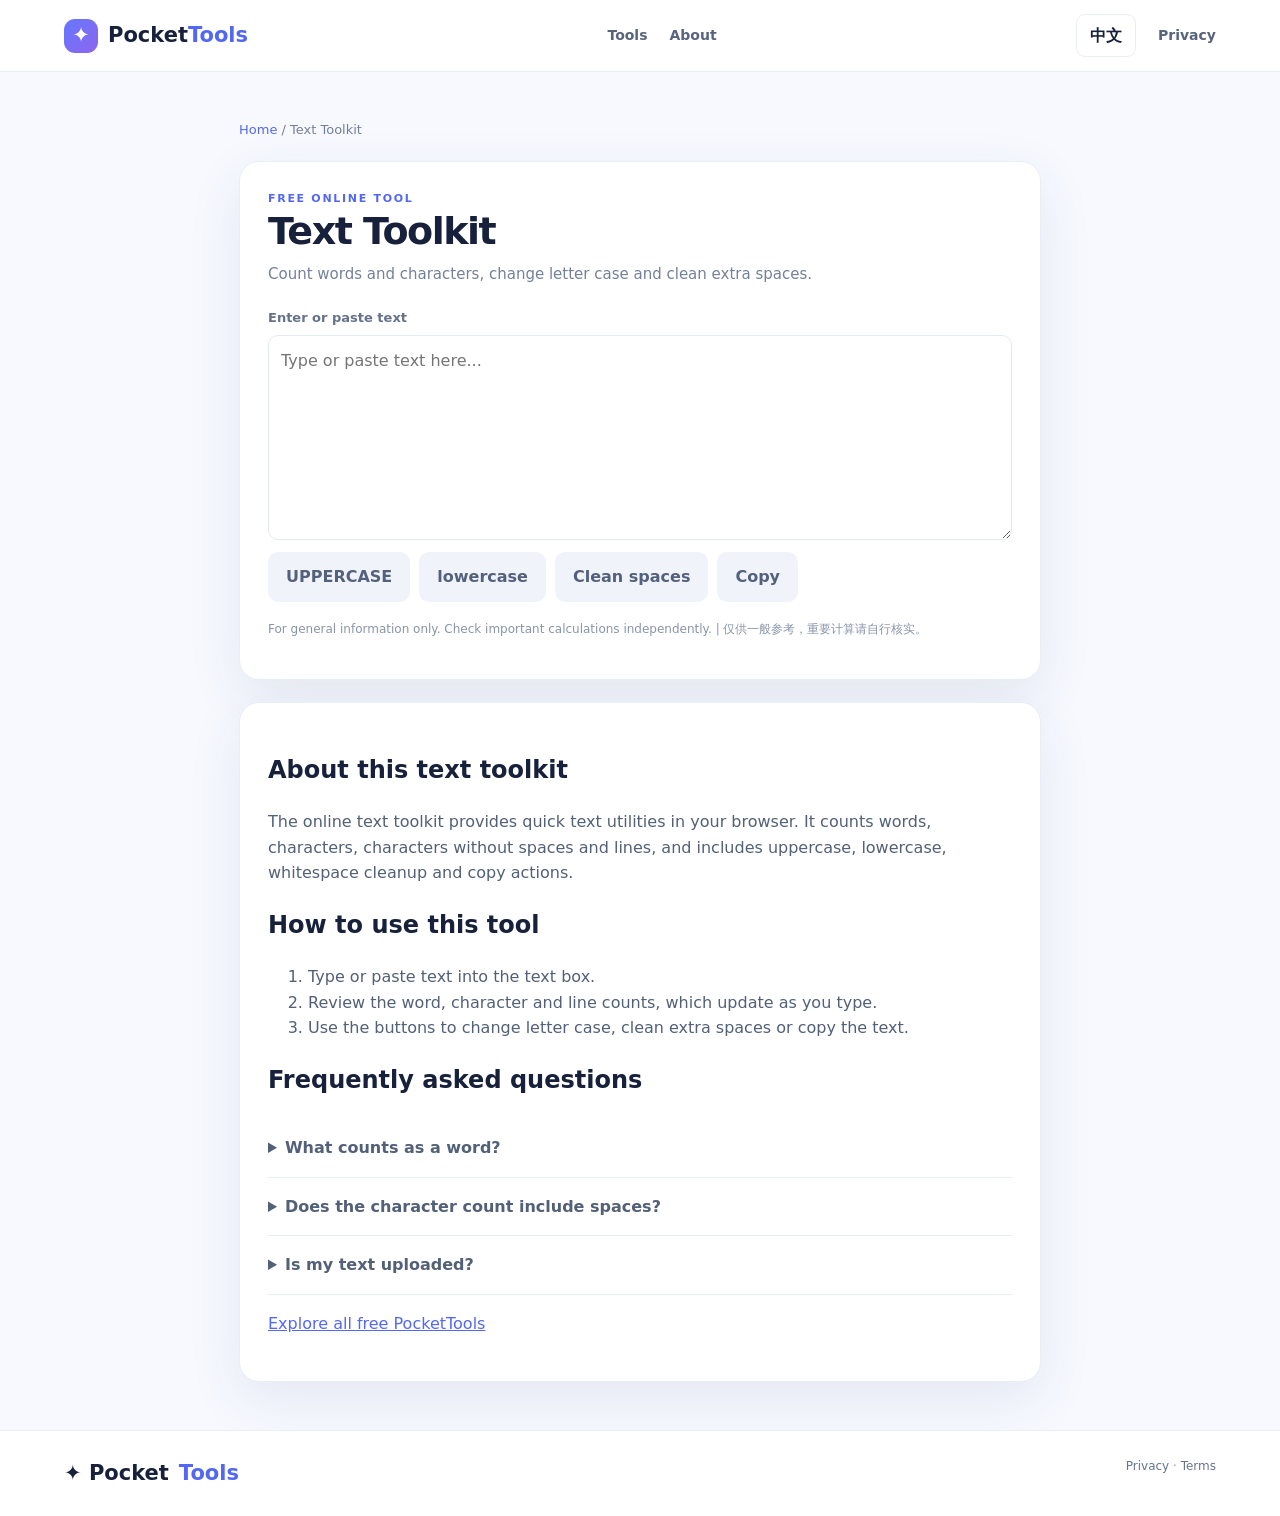
<file: text.html>
<!doctype html>
<html lang="en">
<head>
  <meta charset="utf-8">
  <meta name="viewport" content="width=device-width,initial-scale=1">
  <meta name="theme-color" content="#f7f9ff">
  <title>Free Online Text Tools – Text Cleaner & Formatter | PocketTools</title>
  <meta name="description" content="Clean, format and edit text online with free text tools. Make text easier to read and process without installing software.">
  <meta name="robots" content="index,follow,max-image-preview:large">
  <link rel="canonical" href="https://zmjjkk331.github.io/pockettools/text.html">
  <link rel="alternate" hreflang="en" href="https://zmjjkk331.github.io/pockettools/text.html">
  <link rel="alternate" hreflang="zh-CN" href="https://zmjjkk331.github.io/pockettools/text.html">
  <link rel="alternate" hreflang="x-default" href="https://zmjjkk331.github.io/pockettools/text.html">
  <meta property="og:type" content="website">
  <meta property="og:site_name" content="PocketTools">
  <meta property="og:title" content="Free Online Text Toolkit | Word &amp; Character Counter | PocketTools">
  <meta property="og:description" content="Count words, characters and lines, convert text to uppercase or lowercase, clean extra spaces and copy your text with this free online text toolkit.">
  <meta property="og:url" content="https://zmjjkk331.github.io/pockettools/text.html">
  <meta name="twitter:card" content="summary">
  <meta name="twitter:title" content="Free Online Text Toolkit | Word &amp; Character Counter | PocketTools">
  <meta name="twitter:description" content="Count words, characters and lines, convert text to uppercase or lowercase, clean extra spaces and copy your text with this free online text toolkit.">
  <link rel="stylesheet" href="styles.css">
  <link rel="icon" href="assets/favicon.svg" type="image/svg+xml">
  <script type="application/ld+json">{"@context":"https://schema.org","@graph":[{"@type":"WebPage","@id":"https://zmjjkk331.github.io/pockettools/text.html#webpage","url":"https://zmjjkk331.github.io/pockettools/text.html","name":"Free Online Text Toolkit | Word & Character Counter | PocketTools","description":"Count words, characters and lines, convert text to uppercase or lowercase, clean extra spaces and copy your text with this free online text toolkit.","inLanguage":["en","zh-CN"],"isPartOf":{"@id":"https://zmjjkk331.github.io/pockettools/#website"}},{"@type":"WebApplication","name":"Text Toolkit - PocketTools","url":"https://zmjjkk331.github.io/pockettools/text.html","applicationCategory":"UtilitiesApplication","operatingSystem":"Any","isAccessibleForFree":true,"description":"Count words, characters and lines, convert text to uppercase or lowercase, clean extra spaces and copy your text with this free online text toolkit.","offers":{"@type":"Offer","price":"0","priceCurrency":"USD"}},{"@type":"BreadcrumbList","itemListElement":[{"@type":"ListItem","position":1,"name":"Home","item":"https://zmjjkk331.github.io/pockettools/"},{"@type":"ListItem","position":2,"name":"Text Toolkit","item":"https://zmjjkk331.github.io/pockettools/text.html"}]},{"@type":"FAQPage","mainEntity":[{"@type":"Question","name":"What counts as a word?","acceptedAnswer":{"@type":"Answer","text":"Words are counted as groups of non-whitespace characters separated by spaces or line breaks."}},{"@type":"Question","name":"Does the character count include spaces?","acceptedAnswer":{"@type":"Answer","text":"The toolkit shows both total characters and characters without whitespace."}},{"@type":"Question","name":"Is my text uploaded?","acceptedAnswer":{"@type":"Answer","text":"The text operations run in your browser; the text is not sent to PocketTools."}}]}]}</script>
</head>
<body data-tool="text">
<header class="topbar">
  <a class="brand" href="index.html"><span class="brand-mark">✦</span><span>Pocket<span class="brand-accent">Tools</span></span></a>
  <nav class="desktop-nav"><a href="index.html#tools">Tools</a><a href="index.html#about">About</a></nav>
  <div class="top-actions"><button class="lang-btn" id="langToggle">中文</button><a href="privacy.html">Privacy</a></div>
</header>
<main class="tool-layout" data-tool="text">
  <div class="breadcrumbs"><a href="index.html">Home</a> / Text Toolkit</div>
  <section class="tool-panel">
    <div class="eyebrow">FREE ONLINE TOOL</div>
    <h1 id="toolTitle">Text Toolkit</h1>
    <h1 id="toolTitleZh" hidden>文本工具箱</h1>
    <p class="intro" id="toolDesc">Count words and characters and clean text online</p>
    <p class="intro" id="toolDescZh" hidden>Count words and characters and clean text online</p>
    <div id="toolForm"></div>
    <p class="notice">For general information only. Check important calculations independently. | 仅供一般参考，重要计算请自行核实。</p>
  </section>
  <section class="content-panel">
    <h2>About this text toolkit</h2>
    <p>The online text toolkit provides quick text utilities in your browser. It counts words, characters, characters without spaces and lines, and includes uppercase, lowercase, whitespace cleanup and copy actions.</p>
    <h2>How to use this tool</h2>
    <ol><li>Type or paste text into the text box.</li>
<li>Review the word, character and line counts, which update as you type.</li>
<li>Use the buttons to change letter case, clean extra spaces or copy the text.</li></ol>
    <h2>Frequently asked questions</h2>
    <div class="faq"><details><summary>What counts as a word?</summary><p>Words are counted as groups of non-whitespace characters separated by spaces or line breaks.</p></details>
<details><summary>Does the character count include spaces?</summary><p>The toolkit shows both total characters and characters without whitespace.</p></details>
<details><summary>Is my text uploaded?</summary><p>The text operations run in your browser; the text is not sent to PocketTools.</p></details></div>
    <p><a href="index.html#tools">Explore all free PocketTools</a></p>
  </section>
</main>
<footer>
  <a class="brand" href="index.html">✦ Pocket<span class="brand-accent">Tools</span></a>
  <span><a href="privacy.html">Privacy</a> · <a href="terms.html">Terms</a></span>
</footer>
<script src="app.js"></script>
</body>
</html>
</file>
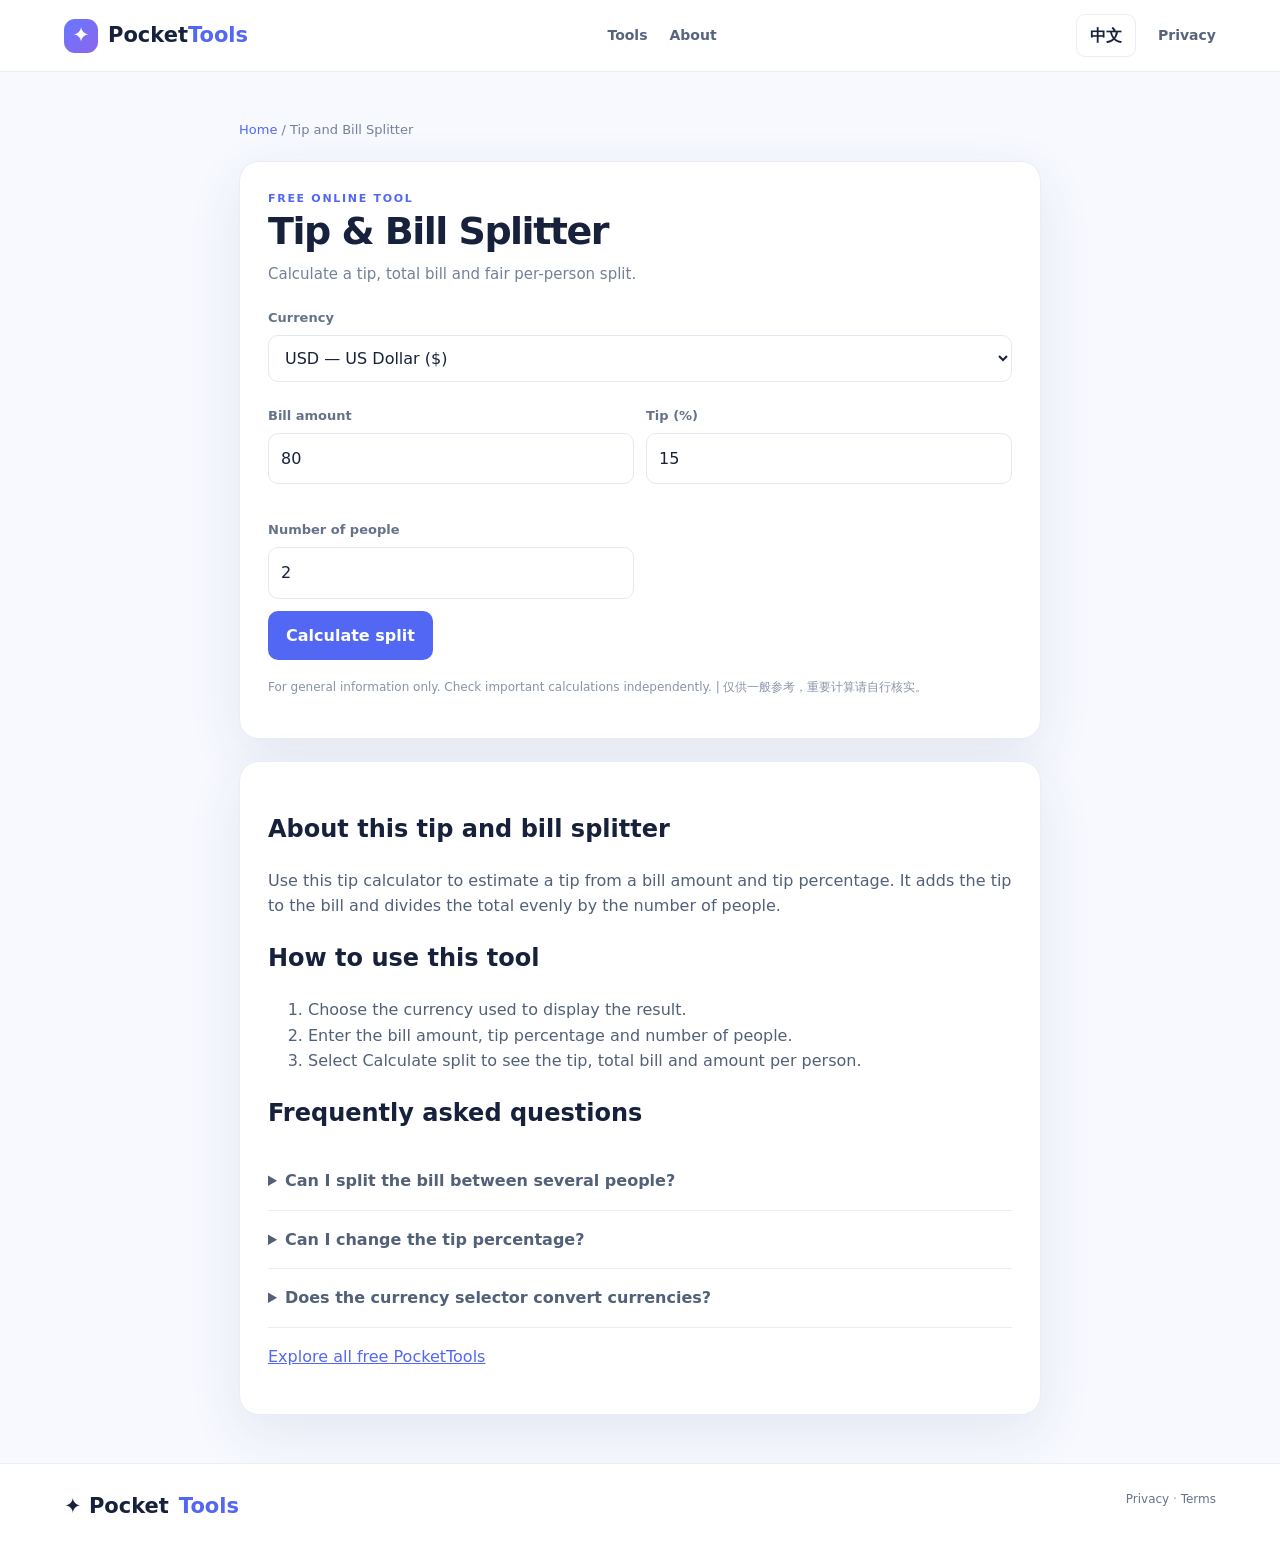
<file: tip.html>
<!doctype html>
<html lang="en">
<head>
  <meta charset="utf-8">
  <meta name="viewport" content="width=device-width,initial-scale=1">
  <meta name="theme-color" content="#f7f9ff">
  <title>Free Tip Calculator – Calculate Tips & Split Bills | PocketTools</title>
  <meta name="description" content="Calculate restaurant tips and split bills between people with this free online tip calculator. Quickly find each person's share.">
  <meta name="robots" content="index,follow,max-image-preview:large">
  <link rel="canonical" href="https://zmjjkk331.github.io/pockettools/tip.html">
  <link rel="alternate" hreflang="en" href="https://zmjjkk331.github.io/pockettools/tip.html">
  <link rel="alternate" hreflang="zh-CN" href="https://zmjjkk331.github.io/pockettools/tip.html">
  <link rel="alternate" hreflang="x-default" href="https://zmjjkk331.github.io/pockettools/tip.html">
  <meta property="og:type" content="website">
  <meta property="og:site_name" content="PocketTools">
  <meta property="og:title" content="Free Tip Calculator &amp; Bill Splitter | Calculate Tip Per Person | PocketTools">
  <meta property="og:description" content="Calculate restaurant tips, total bill amounts and the cost per person with this free online tip calculator and bill splitter.">
  <meta property="og:url" content="https://zmjjkk331.github.io/pockettools/tip.html">
  <meta name="twitter:card" content="summary">
  <meta name="twitter:title" content="Free Tip Calculator &amp; Bill Splitter | Calculate Tip Per Person | PocketTools">
  <meta name="twitter:description" content="Calculate restaurant tips, total bill amounts and the cost per person with this free online tip calculator and bill splitter.">
  <link rel="stylesheet" href="styles.css">
  <link rel="icon" href="assets/favicon.svg" type="image/svg+xml">
  <script type="application/ld+json">{"@context":"https://schema.org","@graph":[{"@type":"WebPage","@id":"https://zmjjkk331.github.io/pockettools/tip.html#webpage","url":"https://zmjjkk331.github.io/pockettools/tip.html","name":"Free Tip Calculator & Bill Splitter | Calculate Tip Per Person | PocketTools","description":"Calculate restaurant tips, total bill amounts and the cost per person with this free online tip calculator and bill splitter.","inLanguage":["en","zh-CN"],"isPartOf":{"@id":"https://zmjjkk331.github.io/pockettools/#website"}},{"@type":"WebApplication","name":"Tip and Bill Splitter - PocketTools","url":"https://zmjjkk331.github.io/pockettools/tip.html","applicationCategory":"UtilitiesApplication","operatingSystem":"Any","isAccessibleForFree":true,"description":"Calculate restaurant tips, total bill amounts and the cost per person with this free online tip calculator and bill splitter.","offers":{"@type":"Offer","price":"0","priceCurrency":"USD"}},{"@type":"BreadcrumbList","itemListElement":[{"@type":"ListItem","position":1,"name":"Home","item":"https://zmjjkk331.github.io/pockettools/"},{"@type":"ListItem","position":2,"name":"Tip and Bill Splitter","item":"https://zmjjkk331.github.io/pockettools/tip.html"}]},{"@type":"FAQPage","mainEntity":[{"@type":"Question","name":"Can I split the bill between several people?","acceptedAnswer":{"@type":"Answer","text":"Yes. Enter the number of people and the calculator divides the bill plus tip evenly."}},{"@type":"Question","name":"Can I change the tip percentage?","acceptedAnswer":{"@type":"Answer","text":"Yes. Enter any percentage you want to use."}},{"@type":"Question","name":"Does the currency selector convert currencies?","acceptedAnswer":{"@type":"Answer","text":"No. It changes the result's currency display only and does not use live exchange rates."}}]}]}</script>
</head>
<body data-tool="tip">
<header class="topbar">
  <a class="brand" href="index.html"><span class="brand-mark">✦</span><span>Pocket<span class="brand-accent">Tools</span></span></a>
  <nav class="desktop-nav"><a href="index.html#tools">Tools</a><a href="index.html#about">About</a></nav>
  <div class="top-actions"><button class="lang-btn" id="langToggle">中文</button><a href="privacy.html">Privacy</a></div>
</header>
<main class="tool-layout" data-tool="tip">
  <div class="breadcrumbs"><a href="index.html">Home</a> / Tip and Bill Splitter</div>
  <section class="tool-panel">
    <div class="eyebrow">FREE ONLINE TOOL</div>
    <h1 id="toolTitle">Tip and Bill Splitter</h1>
    <h1 id="toolTitleZh" hidden>小费与账单分摊</h1>
    <p class="intro" id="toolDesc">Calculate tips and split bills between people</p>
    <p class="intro" id="toolDescZh" hidden>Calculate tips and split bills between people</p>
    <div id="toolForm"></div>
    <p class="notice">For general information only. Check important calculations independently. | 仅供一般参考，重要计算请自行核实。</p>
  </section>
  <section class="content-panel">
    <h2>About this tip and bill splitter</h2>
    <p>Use this tip calculator to estimate a tip from a bill amount and tip percentage. It adds the tip to the bill and divides the total evenly by the number of people.</p>
    <h2>How to use this tool</h2>
    <ol><li>Choose the currency used to display the result.</li>
<li>Enter the bill amount, tip percentage and number of people.</li>
<li>Select Calculate split to see the tip, total bill and amount per person.</li></ol>
    <h2>Frequently asked questions</h2>
    <div class="faq"><details><summary>Can I split the bill between several people?</summary><p>Yes. Enter the number of people and the calculator divides the bill plus tip evenly.</p></details>
<details><summary>Can I change the tip percentage?</summary><p>Yes. Enter any percentage you want to use.</p></details>
<details><summary>Does the currency selector convert currencies?</summary><p>No. It changes the result's currency display only and does not use live exchange rates.</p></details></div>
    <p><a href="index.html#tools">Explore all free PocketTools</a></p>
  </section>
</main>
<footer>
  <a class="brand" href="index.html">✦ Pocket<span class="brand-accent">Tools</span></a>
  <span><a href="privacy.html">Privacy</a> · <a href="terms.html">Terms</a></span>
</footer>
<script src="app.js"></script>
</body>
</html>
</file>
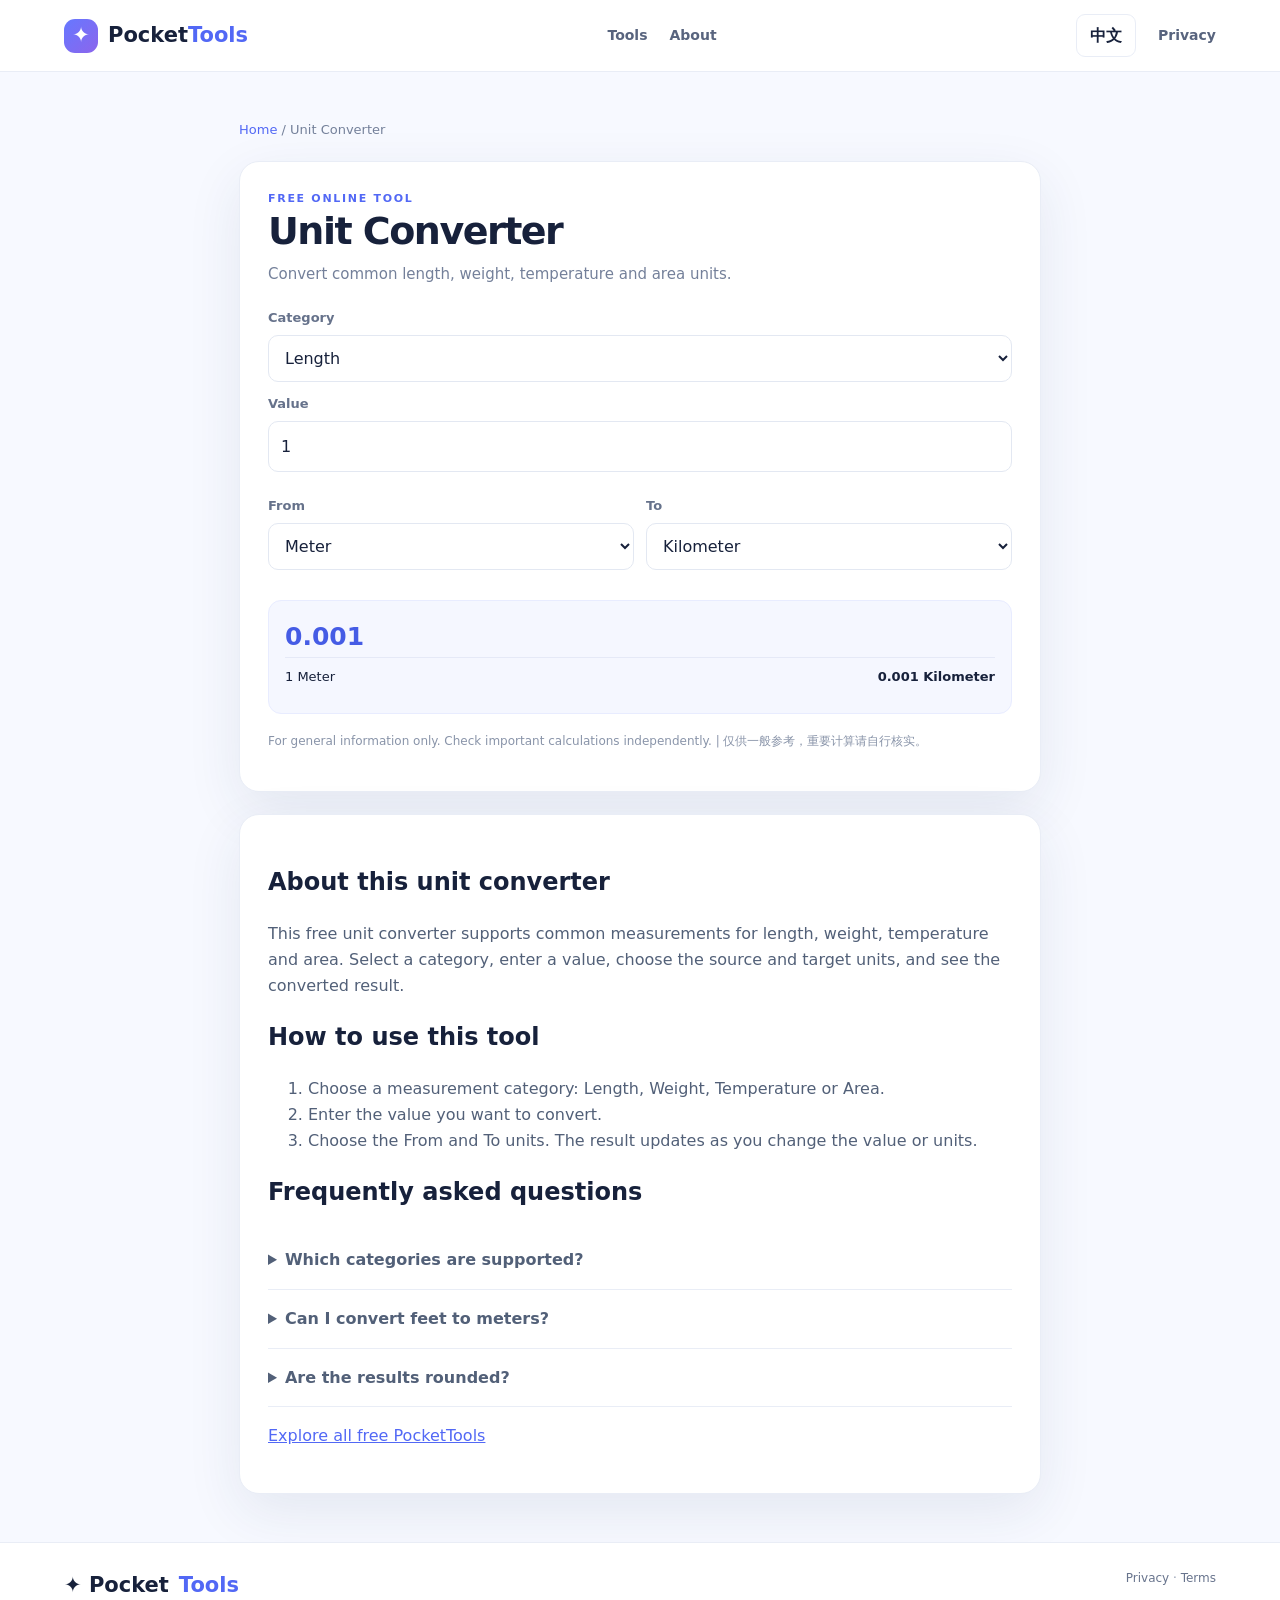
<file: unit.html>
<!doctype html>
<html lang="en">
<head>
  <meta charset="utf-8">
  <meta name="viewport" content="width=device-width,initial-scale=1">
  <meta name="theme-color" content="#f7f9ff">
  <title>Free Unit Converter – Convert Length, Weight & More | PocketTools</title>
  <meta name="description" content="Convert common units of measurement online for free, including length, weight, temperature and more. Fast and easy unit conversion.">
  <meta name="robots" content="index,follow,max-image-preview:large">
  <link rel="canonical" href="https://zmjjkk331.github.io/pockettools/unit.html">
  <link rel="alternate" hreflang="en" href="https://zmjjkk331.github.io/pockettools/unit.html">
  <link rel="alternate" hreflang="zh-CN" href="https://zmjjkk331.github.io/pockettools/unit.html">
  <link rel="alternate" hreflang="x-default" href="https://zmjjkk331.github.io/pockettools/unit.html">
  <meta property="og:type" content="website">
  <meta property="og:site_name" content="PocketTools">
  <meta property="og:title" content="Free Unit Converter | Length, Weight, Temperature &amp; Area | PocketTools">
  <meta property="og:description" content="Convert common length, weight, temperature and area units online for free. Supports meters, kilometers, miles, feet, kilograms, pounds, Celsius, Fahrenheit and more.">
  <meta property="og:url" content="https://zmjjkk331.github.io/pockettools/unit.html">
  <meta name="twitter:card" content="summary">
  <meta name="twitter:title" content="Free Unit Converter | Length, Weight, Temperature &amp; Area | PocketTools">
  <meta name="twitter:description" content="Convert common length, weight, temperature and area units online for free. Supports meters, kilometers, miles, feet, kilograms, pounds, Celsius, Fahrenheit and more.">
  <link rel="stylesheet" href="styles.css">
  <link rel="icon" href="assets/favicon.svg" type="image/svg+xml">
  <script type="application/ld+json">{"@context":"https://schema.org","@graph":[{"@type":"WebPage","@id":"https://zmjjkk331.github.io/pockettools/unit.html#webpage","url":"https://zmjjkk331.github.io/pockettools/unit.html","name":"Free Unit Converter | Length, Weight, Temperature & Area | PocketTools","description":"Convert common length, weight, temperature and area units online for free. Supports meters, kilometers, miles, feet, kilograms, pounds, Celsius, Fahrenheit and more.","inLanguage":["en","zh-CN"],"isPartOf":{"@id":"https://zmjjkk331.github.io/pockettools/#website"}},{"@type":"WebApplication","name":"Unit Converter - PocketTools","url":"https://zmjjkk331.github.io/pockettools/unit.html","applicationCategory":"UtilitiesApplication","operatingSystem":"Any","isAccessibleForFree":true,"description":"Convert common length, weight, temperature and area units online for free. Supports meters, kilometers, miles, feet, kilograms, pounds, Celsius, Fahrenheit and more.","offers":{"@type":"Offer","price":"0","priceCurrency":"USD"}},{"@type":"BreadcrumbList","itemListElement":[{"@type":"ListItem","position":1,"name":"Home","item":"https://zmjjkk331.github.io/pockettools/"},{"@type":"ListItem","position":2,"name":"Unit Converter","item":"https://zmjjkk331.github.io/pockettools/unit.html"}]},{"@type":"FAQPage","mainEntity":[{"@type":"Question","name":"Which categories are supported?","acceptedAnswer":{"@type":"Answer","text":"Length, weight, temperature and area conversions are supported."}},{"@type":"Question","name":"Can I convert feet to meters?","acceptedAnswer":{"@type":"Answer","text":"Yes. Choose Length, select Foot as the source unit and Meter as the target unit."}},{"@type":"Question","name":"Are the results rounded?","acceptedAnswer":{"@type":"Answer","text":"Results are displayed with up to six decimal places for readability."}}]}]}</script>
</head>
<body data-tool="unit">
<header class="topbar">
  <a class="brand" href="index.html"><span class="brand-mark">✦</span><span>Pocket<span class="brand-accent">Tools</span></span></a>
  <nav class="desktop-nav"><a href="index.html#tools">Tools</a><a href="index.html#about">About</a></nav>
  <div class="top-actions"><button class="lang-btn" id="langToggle">中文</button><a href="privacy.html">Privacy</a></div>
</header>
<main class="tool-layout" data-tool="unit">
  <div class="breadcrumbs"><a href="index.html">Home</a> / Unit Converter</div>
  <section class="tool-panel">
    <div class="eyebrow">FREE ONLINE TOOL</div>
    <h1 id="toolTitle">Unit Converter</h1>
    <h1 id="toolTitleZh" hidden>单位换算</h1>
    <p class="intro" id="toolDesc">Convert length, weight, temperature and area units</p>
    <p class="intro" id="toolDescZh" hidden>Convert length, weight, temperature and area units</p>
    <div id="toolForm"></div>
    <p class="notice">For general information only. Check important calculations independently. | 仅供一般参考，重要计算请自行核实。</p>
  </section>
  <section class="content-panel">
    <h2>About this unit converter</h2>
    <p>This free unit converter supports common measurements for length, weight, temperature and area. Select a category, enter a value, choose the source and target units, and see the converted result.</p>
    <h2>How to use this tool</h2>
    <ol><li>Choose a measurement category: Length, Weight, Temperature or Area.</li>
<li>Enter the value you want to convert.</li>
<li>Choose the From and To units. The result updates as you change the value or units.</li></ol>
    <h2>Frequently asked questions</h2>
    <div class="faq"><details><summary>Which categories are supported?</summary><p>Length, weight, temperature and area conversions are supported.</p></details>
<details><summary>Can I convert feet to meters?</summary><p>Yes. Choose Length, select Foot as the source unit and Meter as the target unit.</p></details>
<details><summary>Are the results rounded?</summary><p>Results are displayed with up to six decimal places for readability.</p></details></div>
    <p><a href="index.html#tools">Explore all free PocketTools</a></p>
  </section>
</main>
<footer>
  <a class="brand" href="index.html">✦ Pocket<span class="brand-accent">Tools</span></a>
  <span><a href="privacy.html">Privacy</a> · <a href="terms.html">Terms</a></span>
</footer>
<script src="app.js"></script>
</body>
</html>
</file>
<file: styles.css>
:root{--ink:#17213b;--muted:#74809a;--line:#e9edf6;--blue:#5268f5;--bg:#f7f9ff;--white:#fff;--shadow:0 18px 55px rgba(34,52,105,.09)}*{box-sizing:border-box}html{scroll-behavior:smooth}body{margin:0;background:var(--bg);color:var(--ink);font-family:Inter,ui-sans-serif,system-ui,-apple-system,"Segoe UI",sans-serif;line-height:1.6}button,input,select,textarea{font:inherit}button{cursor:pointer}a{color:var(--blue)}.topbar{height:72px;display:flex;align-items:center;justify-content:space-between;padding:0 max(5vw,22px);background:#ffffffed;border-bottom:1px solid var(--line);position:sticky;top:0;z-index:5;backdrop-filter:blur(12px)}.brand{display:flex;align-items:center;gap:10px;text-decoration:none;color:var(--ink);font-size:21px;font-weight:850}.brand-mark{display:grid;place-items:center;width:34px;height:34px;background:linear-gradient(135deg,#6678ff,#8c65ec);color:#fff;border-radius:11px}.brand-accent{color:var(--blue)}.desktop-nav,.top-actions{display:flex;align-items:center;gap:22px}.desktop-nav a,.top-actions a{color:#58647e;text-decoration:none;font-size:14px;font-weight:650}.lang-btn{border:1px solid var(--line);background:#fff;border-radius:9px;padding:8px 13px;font-weight:700;color:var(--ink)}.wrap{max-width:1120px;margin:auto;padding:0 24px}.hero{padding:76px 0 50px;display:grid;grid-template-columns:1.1fr .9fr;gap:30px;align-items:center}.eyebrow{font-size:11px;letter-spacing:1.7px;font-weight:850;color:var(--blue)}h1{font-size:clamp(40px,6vw,68px);line-height:1.05;letter-spacing:-3px;margin:16px 0}.hero p,.intro{font-size:17px;color:var(--muted);max-width:650px}.search{display:flex;gap:10px;max-width:520px;margin-top:24px}.search input,.field input,.field select,.field textarea{width:100%;border:1px solid #e3e8f2;border-radius:10px;padding:12px;background:#fff;color:var(--ink)}.search input{padding:16px}.hero-art{background:linear-gradient(145deg,#eef0ff,#fff);border:1px solid var(--line);border-radius:28px;padding:30px;min-height:250px;display:grid;place-items:center}.float-card{background:#fff;padding:20px;border:1px solid var(--line);border-radius:16px;box-shadow:var(--shadow);width:min(100%,300px);margin:7px;font-weight:750}.float-card small{display:block;color:var(--muted);font-weight:500}.section{padding:42px 0}.section-heading{display:flex;align-items:end;justify-content:space-between;margin-bottom:20px}.section-heading h2{font-size:30px;margin:4px 0}.tool-grid{display:grid;grid-template-columns:repeat(4,1fr);gap:15px}.tool-card{background:#fff;border:1px solid var(--line);border-radius:16px;padding:20px;min-height:210px;display:flex;flex-direction:column;text-decoration:none;color:inherit;transition:.2s}.tool-card:hover{transform:translateY(-3px);box-shadow:var(--shadow);border-color:#dce2ff}.tool-icon{width:42px;height:42px;border-radius:12px;background:#f0edff;color:#8065e9;display:grid;place-items:center;font-size:21px}.tool-card h3{font-size:17px;margin:14px 0 5px}.tool-card p{font-size:13px;color:var(--muted);margin:0 0 15px}.text-button{margin-top:auto;color:var(--blue);font-size:13px;font-weight:800}.trust-strip{background:#fff;border-block:1px solid var(--line);padding:20px;display:flex;justify-content:center;gap:9vw;color:var(--muted);font-size:13px}.trust-strip strong{color:var(--ink);font-size:20px;margin-right:8px}.tool-layout{max-width:850px;margin:48px auto;padding:0 24px}.breadcrumbs{font-size:13px;color:var(--muted);margin-bottom:20px}.breadcrumbs a{text-decoration:none}.tool-panel,.content-panel{background:#fff;border:1px solid var(--line);border-radius:20px;padding:28px;box-shadow:var(--shadow)}.tool-panel h1{font-size:38px;letter-spacing:-1.5px;margin:5px 0 10px}.tool-panel .intro{font-size:15px;margin:0 0 22px}.field{display:flex;flex-direction:column;gap:6px;margin:12px 0}.field label{font-size:13px;font-weight:750;color:#66728b}.form-grid{display:grid;grid-template-columns:1fr 1fr;gap:12px}.primary-btn,.secondary-btn{border:0;border-radius:10px;padding:12px 18px;font-weight:750}.primary-btn{background:var(--blue);color:white}.secondary-btn{background:#f1f3fa;color:#53617d}.result-panel{margin-top:18px;background:#f5f7ff;border:1px solid #e8ecff;border-radius:13px;padding:16px}.result-panel strong{display:block;font-size:25px;color:#455ce5}.result-row{display:flex;justify-content:space-between;border-top:1px solid #e5e9f7;padding:9px 0;font-size:13px}.muted{font-size:13px;color:var(--muted)}.upload-zone{border:1.5px dashed #cbd3e8;border-radius:14px;padding:25px;text-align:center;background:#fafbff}.inline-actions{display:flex;gap:9px;flex-wrap:wrap;margin-top:12px}.content-panel{margin:22px 0;color:#526078}.content-panel h2{color:var(--ink)}.faq details{border-bottom:1px solid var(--line);padding:16px 0}.faq summary{font-weight:750;cursor:pointer}footer{border-top:1px solid var(--line);background:#fff;padding:26px max(5vw,24px);display:flex;justify-content:space-between;gap:15px;flex-wrap:wrap;color:#929cb0;font-size:12px}footer a{color:#68748d;text-decoration:none}.notice{font-size:12px;color:#8994a9;margin-top:18px}@media(max-width:850px){.tool-grid{grid-template-columns:repeat(2,1fr)}.hero{grid-template-columns:1fr}.hero-art{min-height:180px}.desktop-nav{display:none}}@media(max-width:520px){.tool-grid{grid-template-columns:1fr}.form-grid{grid-template-columns:1fr}.tool-panel,.content-panel{padding:20px}.tool-panel h1{font-size:31px}.trust-strip{gap:15px;flex-wrap:wrap}.topbar{padding:0 15px}.top-actions{gap:10px}}
</file>
